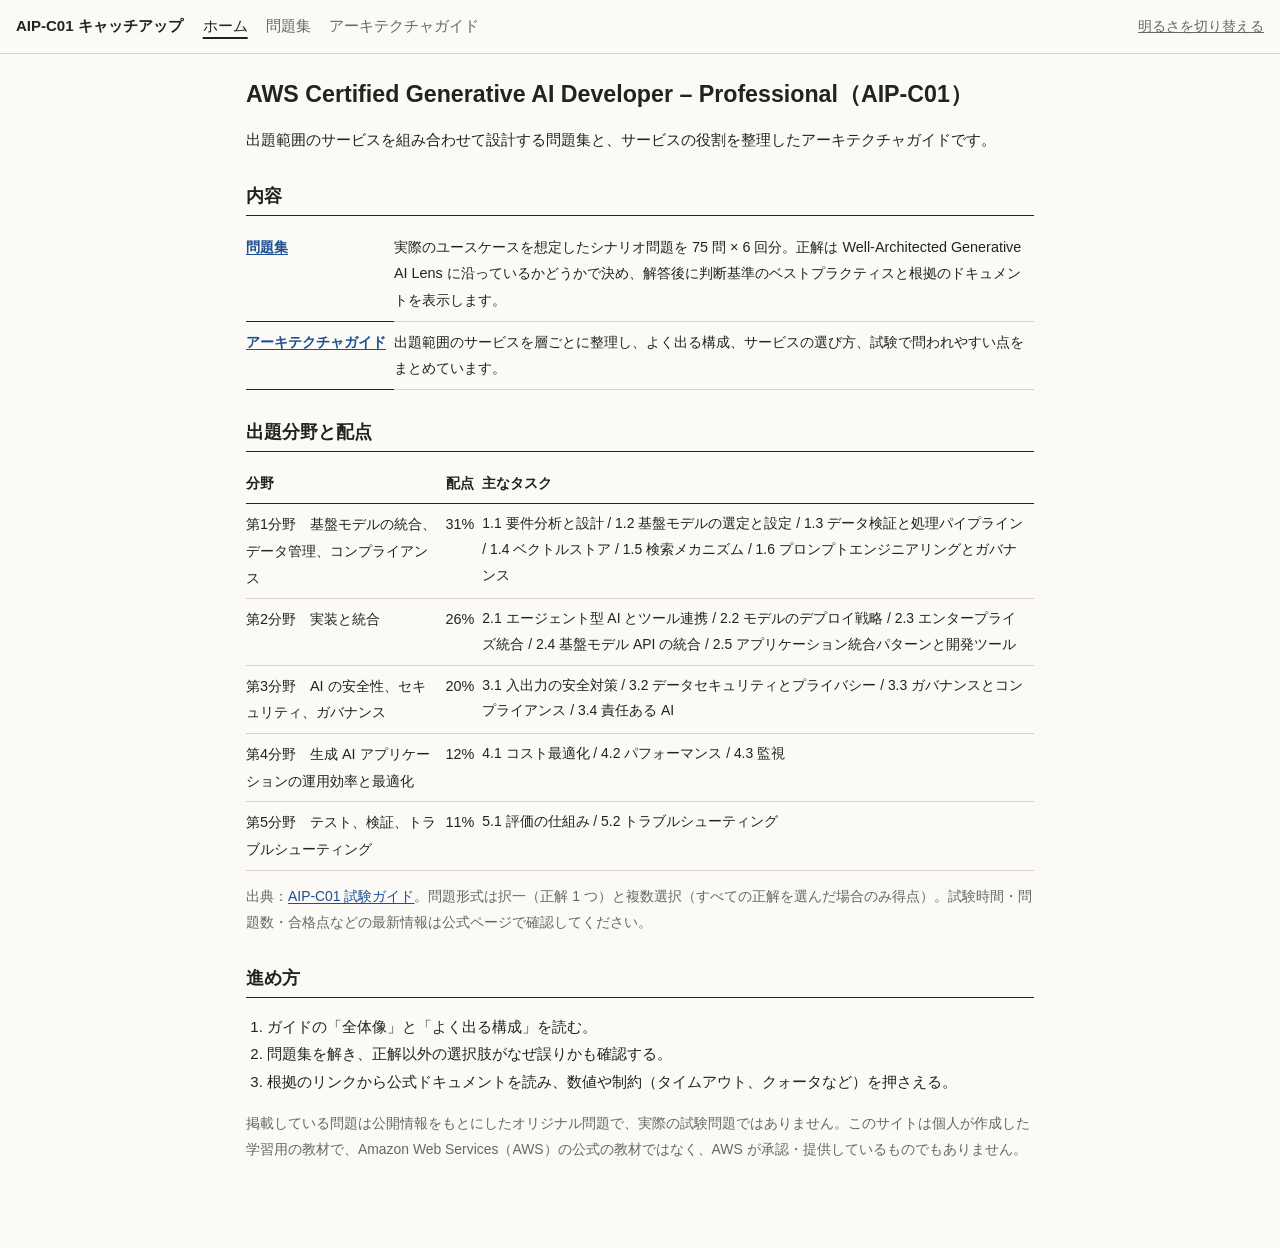
<file: index.html>
<!doctype html>
<html lang="ja">
<head>
  <meta charset="utf-8">
  <meta http-equiv="Content-Security-Policy" content="default-src 'self'; script-src 'self'; style-src 'self' 'unsafe-inline'; img-src 'self' data:; object-src 'none'; base-uri 'none'; form-action 'none'">
  <meta name="referrer" content="strict-origin-when-cross-origin">
  <meta name="viewport" content="width=device-width, initial-scale=1">
  <title>AIP-C01 キャッチアップ</title>
  <link rel="stylesheet" href="css/style.css">
  <script src="js/common.js"></script>
</head>
<body>
  <header class="topbar">
    <a href="index.html" class="brand">AIP-C01 キャッチアップ</a>
    <nav class="nav">
      <a href="index.html" class="active">ホーム</a>
      <a href="quiz.html">問題集</a>
      <a href="guide.html">アーキテクチャガイド</a>
    </nav>
    <span class="spacer"></span>
    <button id="themeBtn" class="icon-btn" type="button">明るさを切り替える</button>
  </header>

  <main class="wrap">
    <h1>AWS Certified Generative AI Developer – Professional（AIP-C01）</h1>
    <p>出題範囲のサービスを組み合わせて設計する問題集と、サービスの役割を整理したアーキテクチャガイドです。</p>

    <h2>内容</h2>
    <table>
      <tbody>
        <tr><th><a href="quiz.html">問題集</a></th><td>実際のユースケースを想定したシナリオ問題を 75 問 × 6 回分。正解は Well-Architected Generative AI Lens に沿っているかどうかで決め、解答後に判断基準のベストプラクティスと根拠のドキュメントを表示します。</td></tr>
        <tr><th><a href="guide.html">アーキテクチャガイド</a></th><td>出題範囲のサービスを層ごとに整理し、よく出る構成、サービスの選び方、試験で問われやすい点をまとめています。</td></tr>
      </tbody>
    </table>

    <h2>出題分野と配点</h2>
    <div class="table-scroll"><table>
      <thead><tr><th>分野</th><th>配点</th><th>主なタスク</th></tr></thead>
      <tbody>
        <tr><td>第1分野　基盤モデルの統合、データ管理、コンプライアンス</td><td>31%</td><td class="small">1.1 要件分析と設計 / 1.2 基盤モデルの選定と設定 / 1.3 データ検証と処理パイプライン / 1.4 ベクトルストア / 1.5 検索メカニズム / 1.6 プロンプトエンジニアリングとガバナンス</td></tr>
        <tr><td>第2分野　実装と統合</td><td>26%</td><td class="small">2.1 エージェント型 AI とツール連携 / 2.2 モデルのデプロイ戦略 / 2.3 エンタープライズ統合 / 2.4 基盤モデル API の統合 / 2.5 アプリケーション統合パターンと開発ツール</td></tr>
        <tr><td>第3分野　AI の安全性、セキュリティ、ガバナンス</td><td>20%</td><td class="small">3.1 入出力の安全対策 / 3.2 データセキュリティとプライバシー / 3.3 ガバナンスとコンプライアンス / 3.4 責任ある AI</td></tr>
        <tr><td>第4分野　生成 AI アプリケーションの運用効率と最適化</td><td>12%</td><td class="small">4.1 コスト最適化 / 4.2 パフォーマンス / 4.3 監視</td></tr>
        <tr><td>第5分野　テスト、検証、トラブルシューティング</td><td>11%</td><td class="small">5.1 評価の仕組み / 5.2 トラブルシューティング</td></tr>
      </tbody>
    </table></div>
    <p class="small muted">出典：<a href="https://docs.aws.amazon.com/ja_jp/aws-certification/latest/ai-professional-01/ai-professional-01.html" target="_blank" rel="noopener">AIP-C01 試験ガイド</a>。問題形式は択一（正解 1 つ）と複数選択（すべての正解を選んだ場合のみ得点）。試験時間・問題数・合格点などの最新情報は公式ページで確認してください。</p>

    <h2>進め方</h2>
    <ol>
      <li>ガイドの「全体像」と「よく出る構成」を読む。</li>
      <li>問題集を解き、正解以外の選択肢がなぜ誤りかも確認する。</li>
      <li>根拠のリンクから公式ドキュメントを読み、数値や制約（タイムアウト、クォータなど）を押さえる。</li>
    </ol>
    <p class="small muted">掲載している問題は公開情報をもとにしたオリジナル問題で、実際の試験問題ではありません。このサイトは個人が作成した学習用の教材で、Amazon Web Services（AWS）の公式の教材ではなく、AWS が承認・提供しているものでもありません。</p>
  </main>
</body>
</html>
</file>
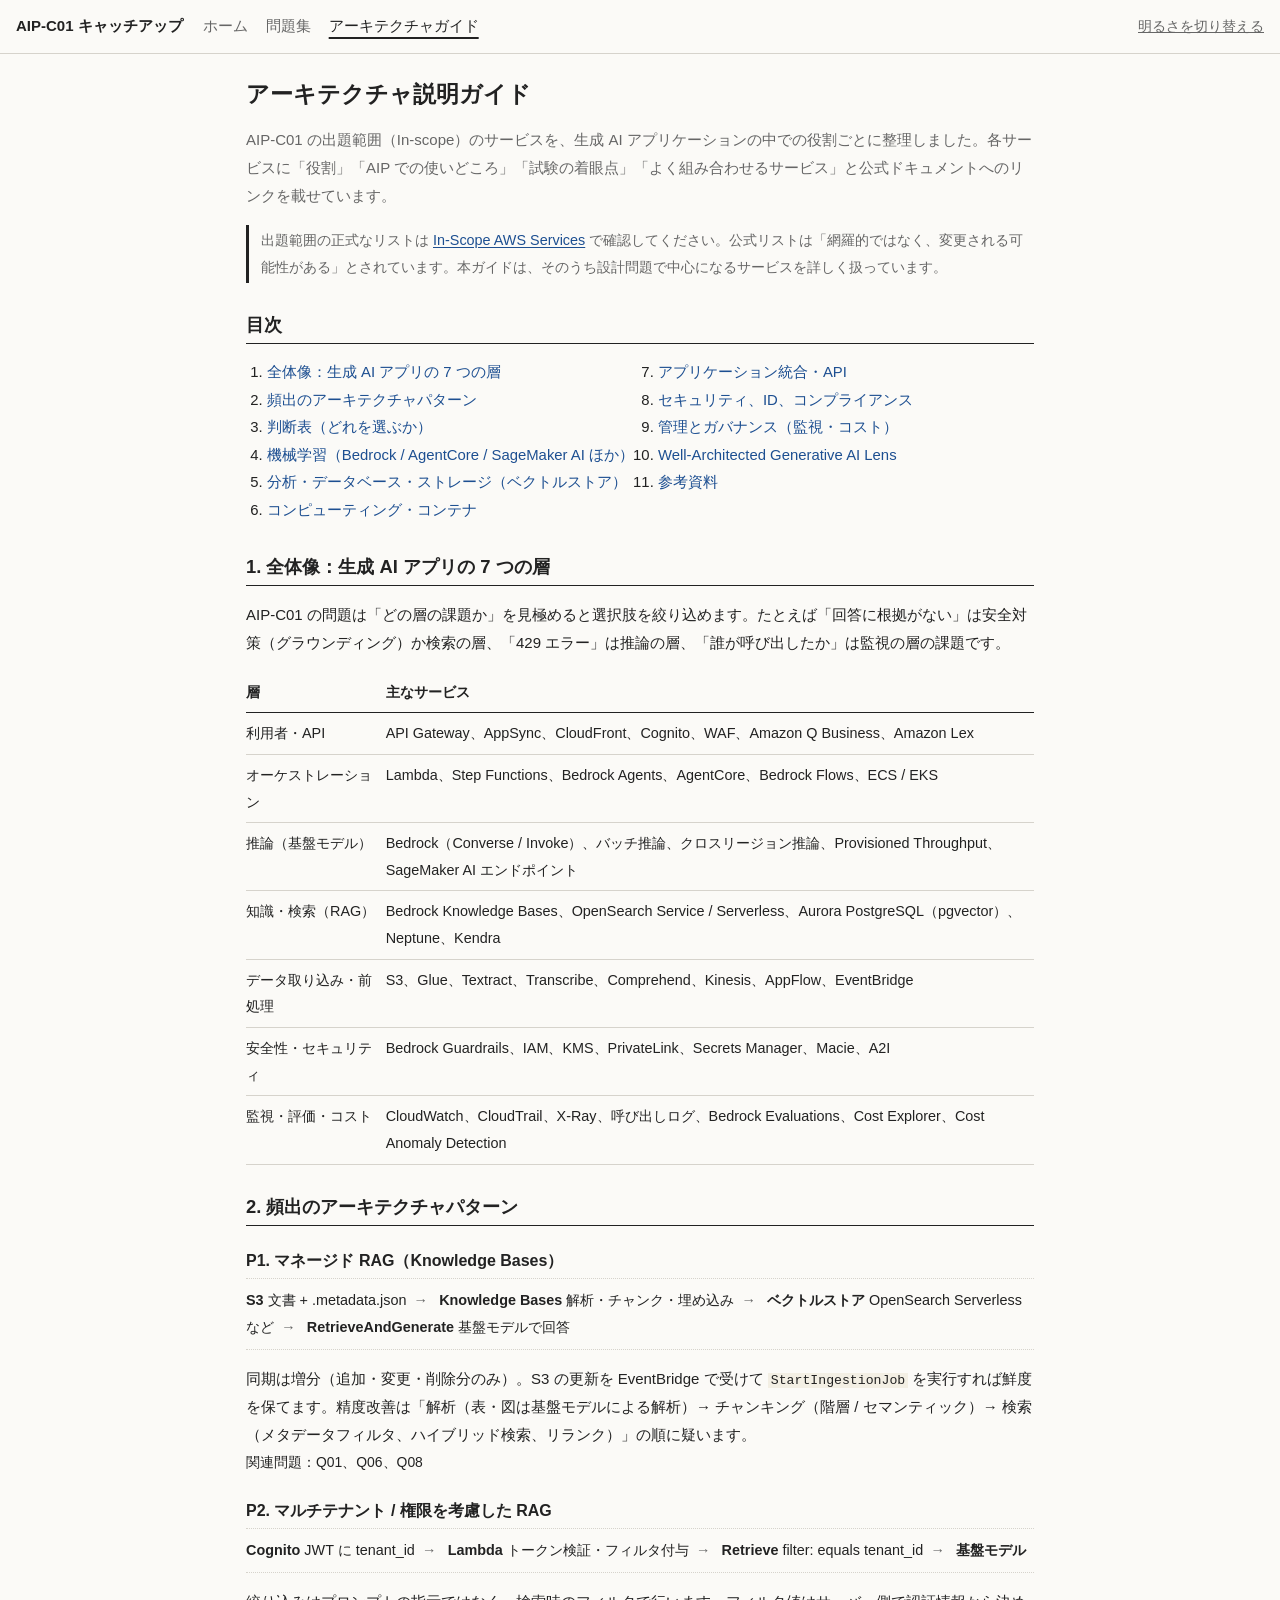
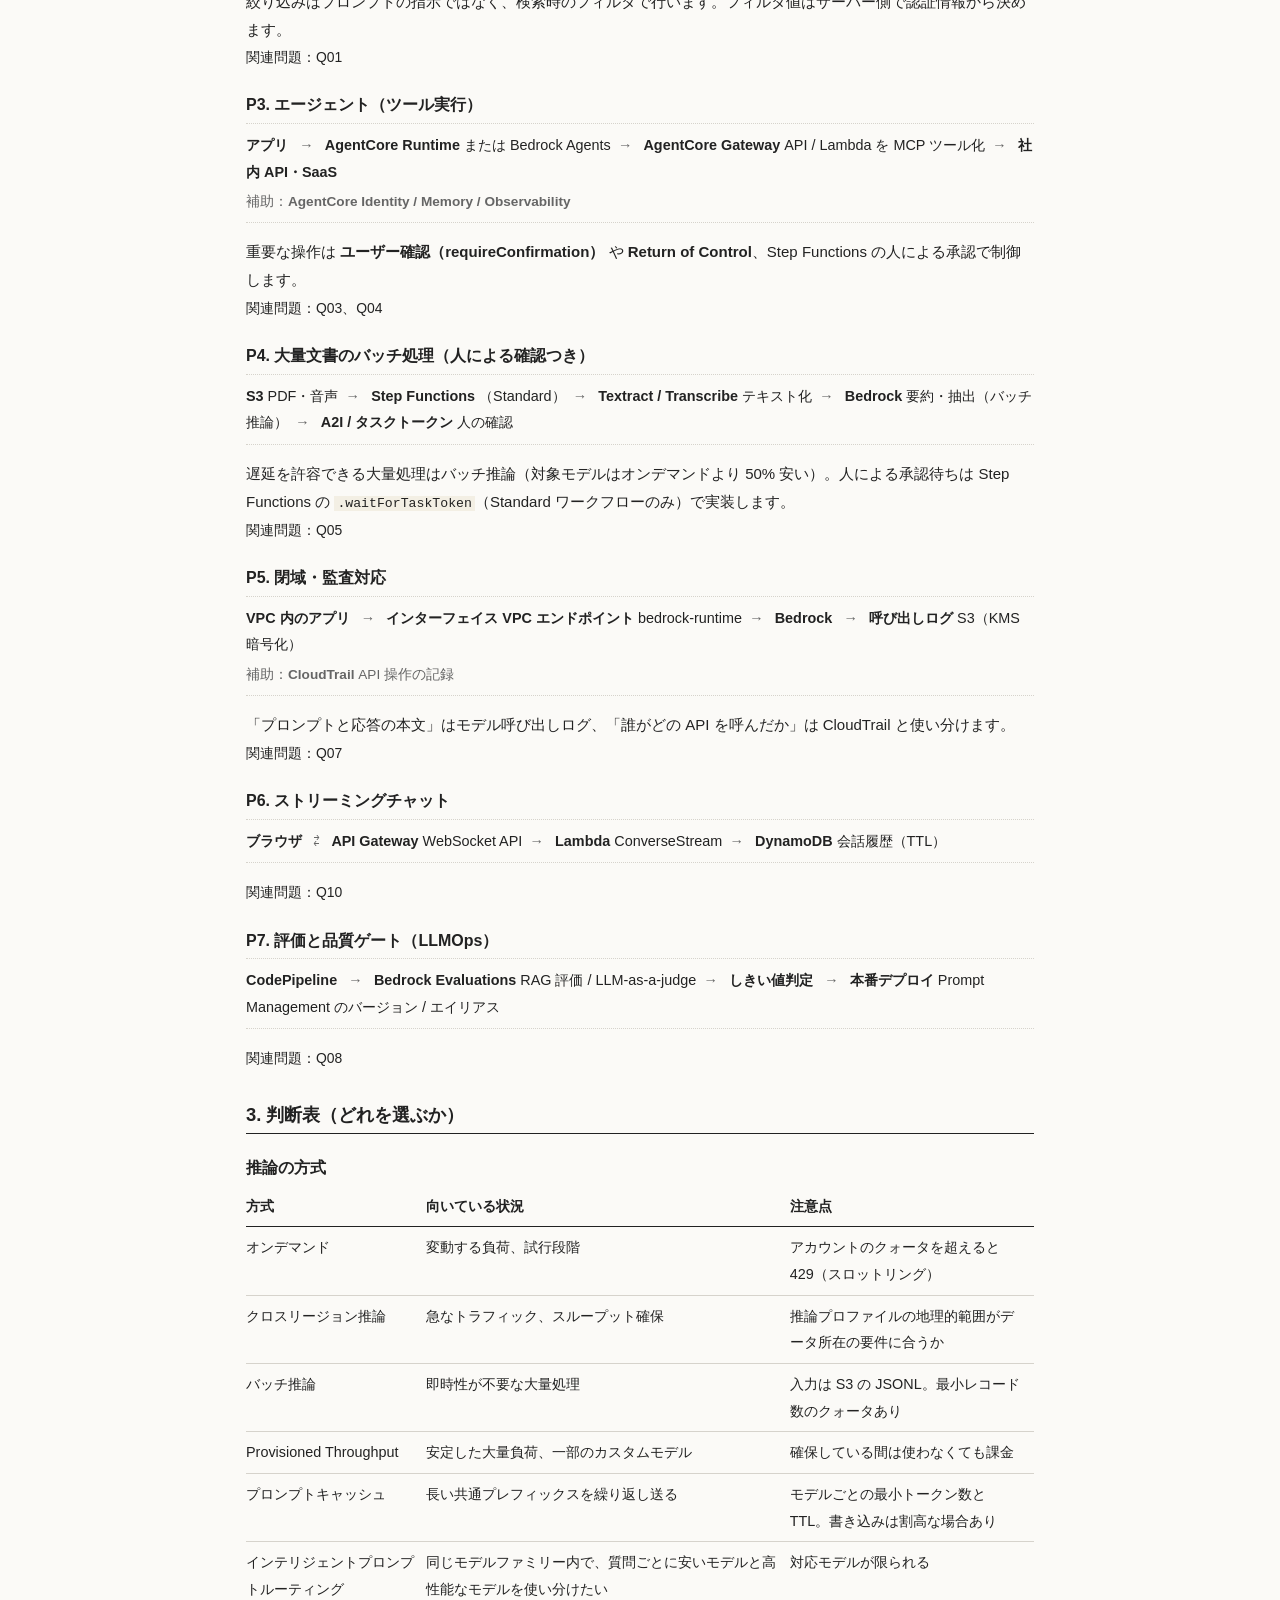
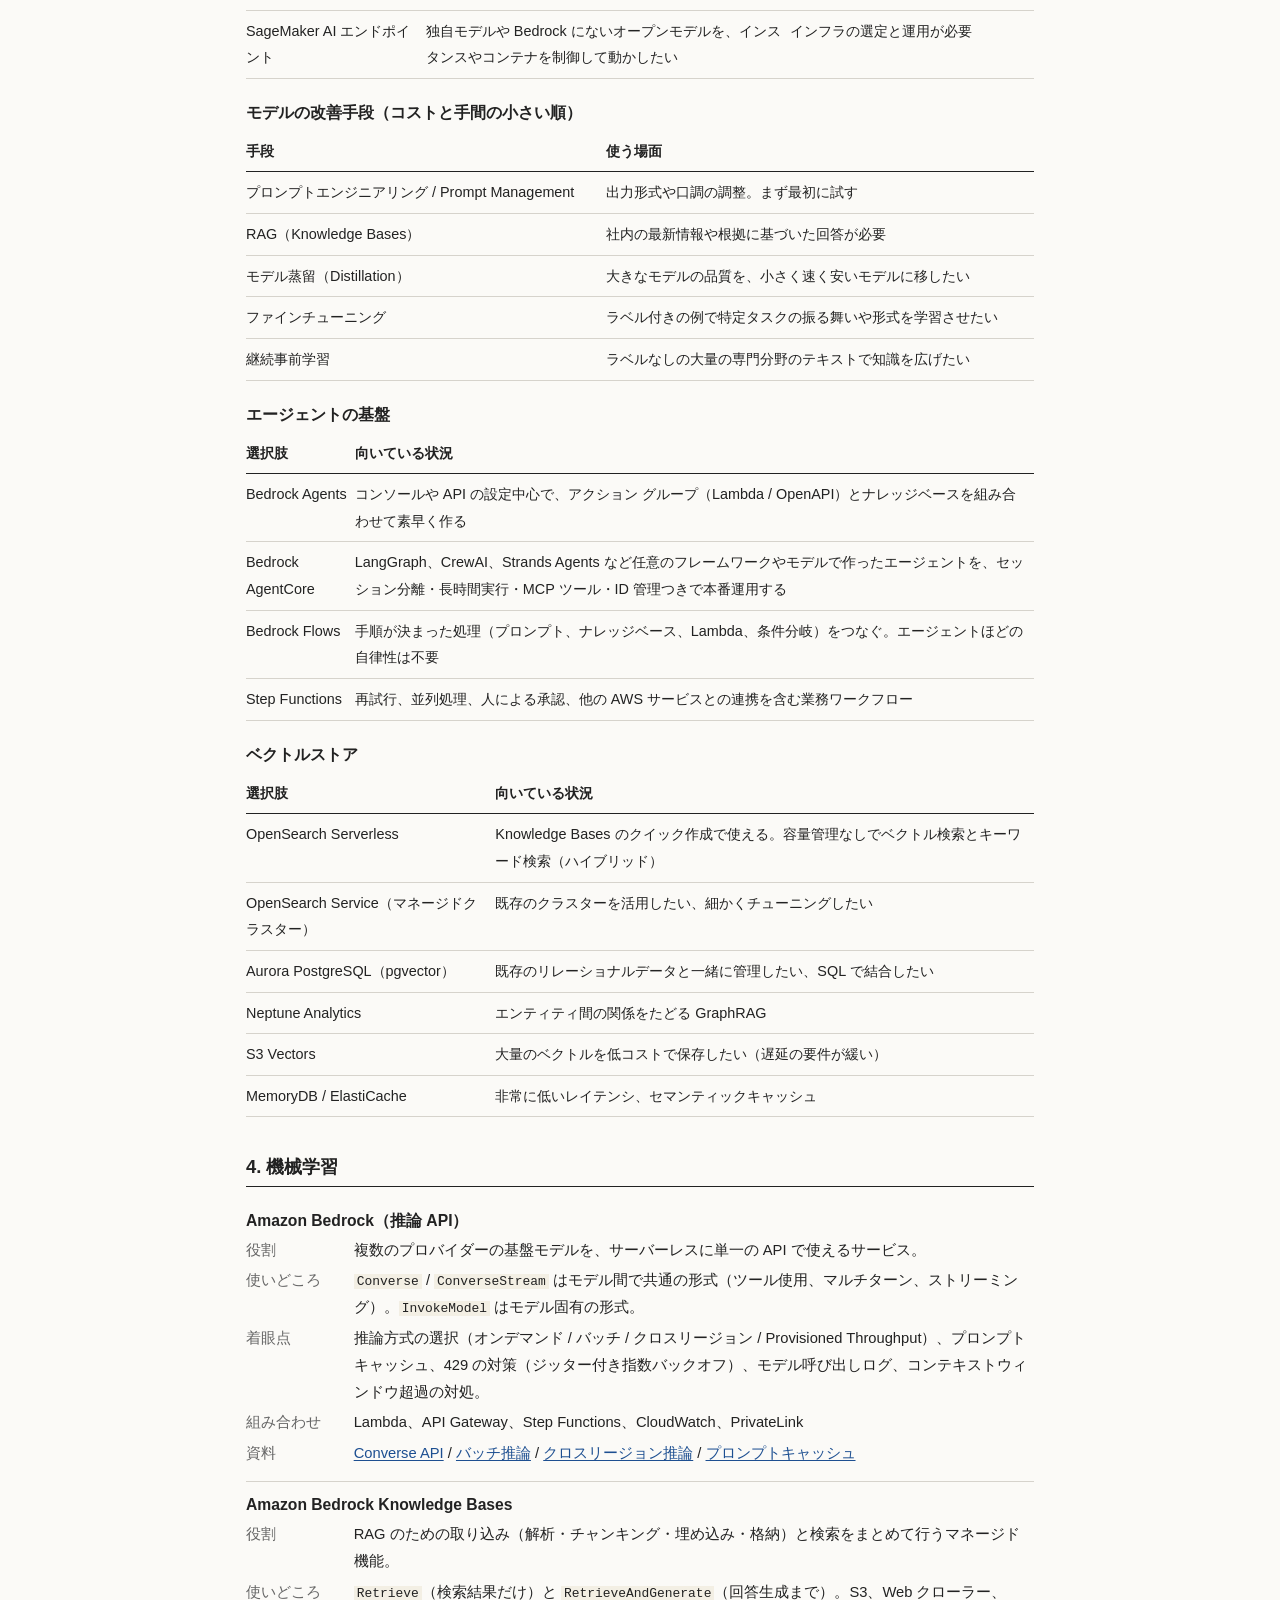
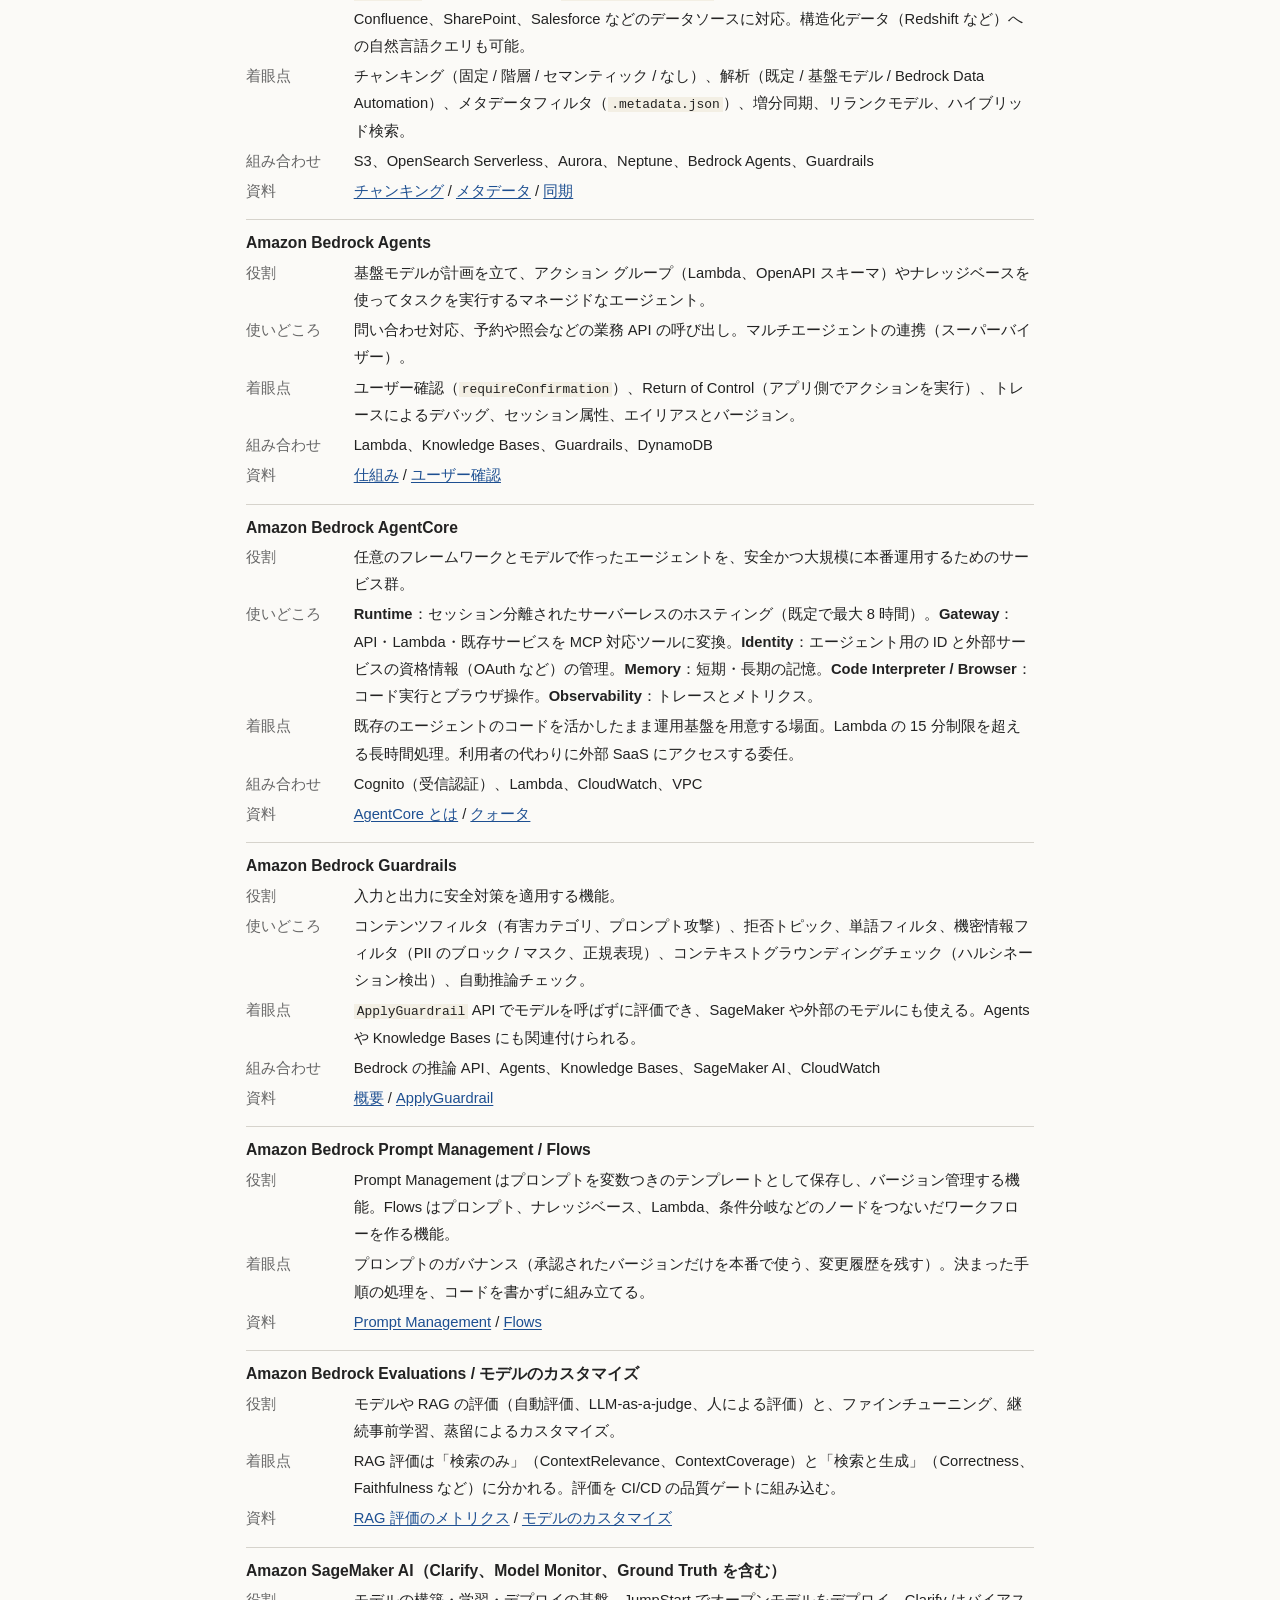
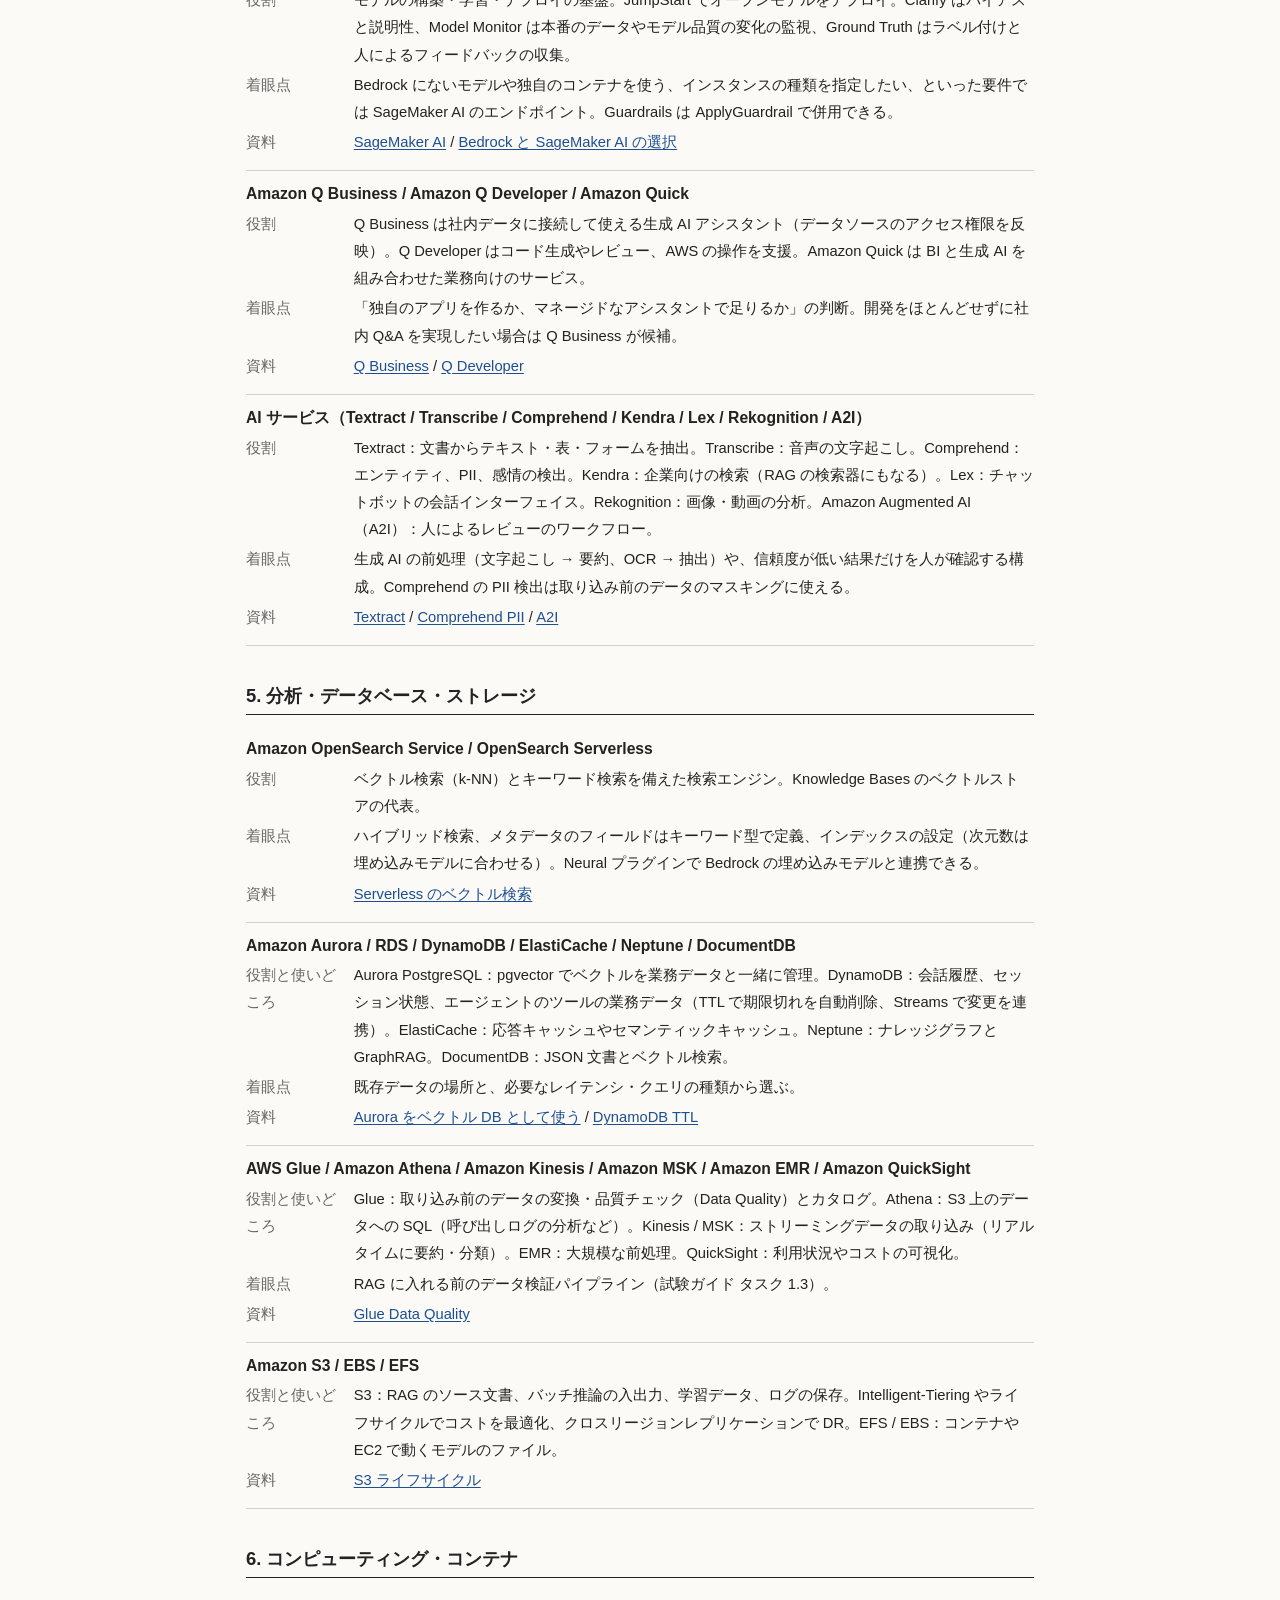
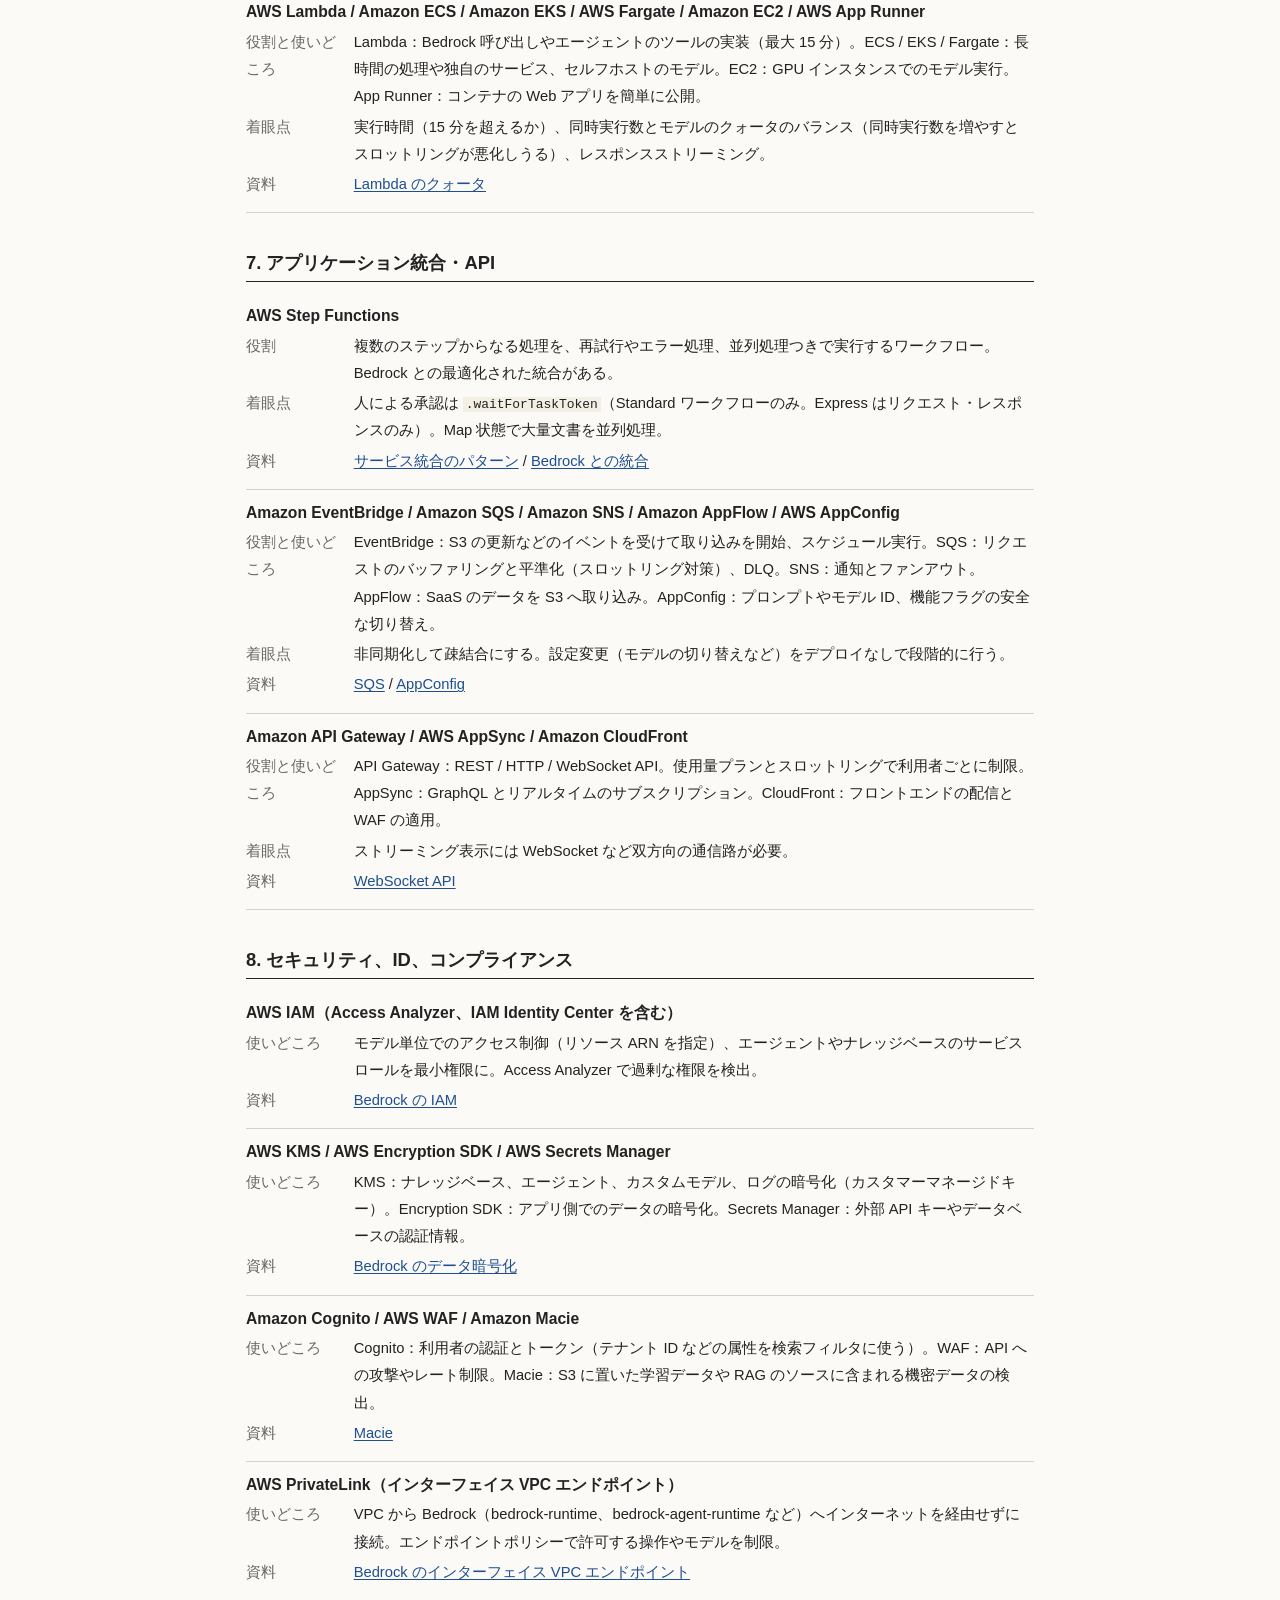
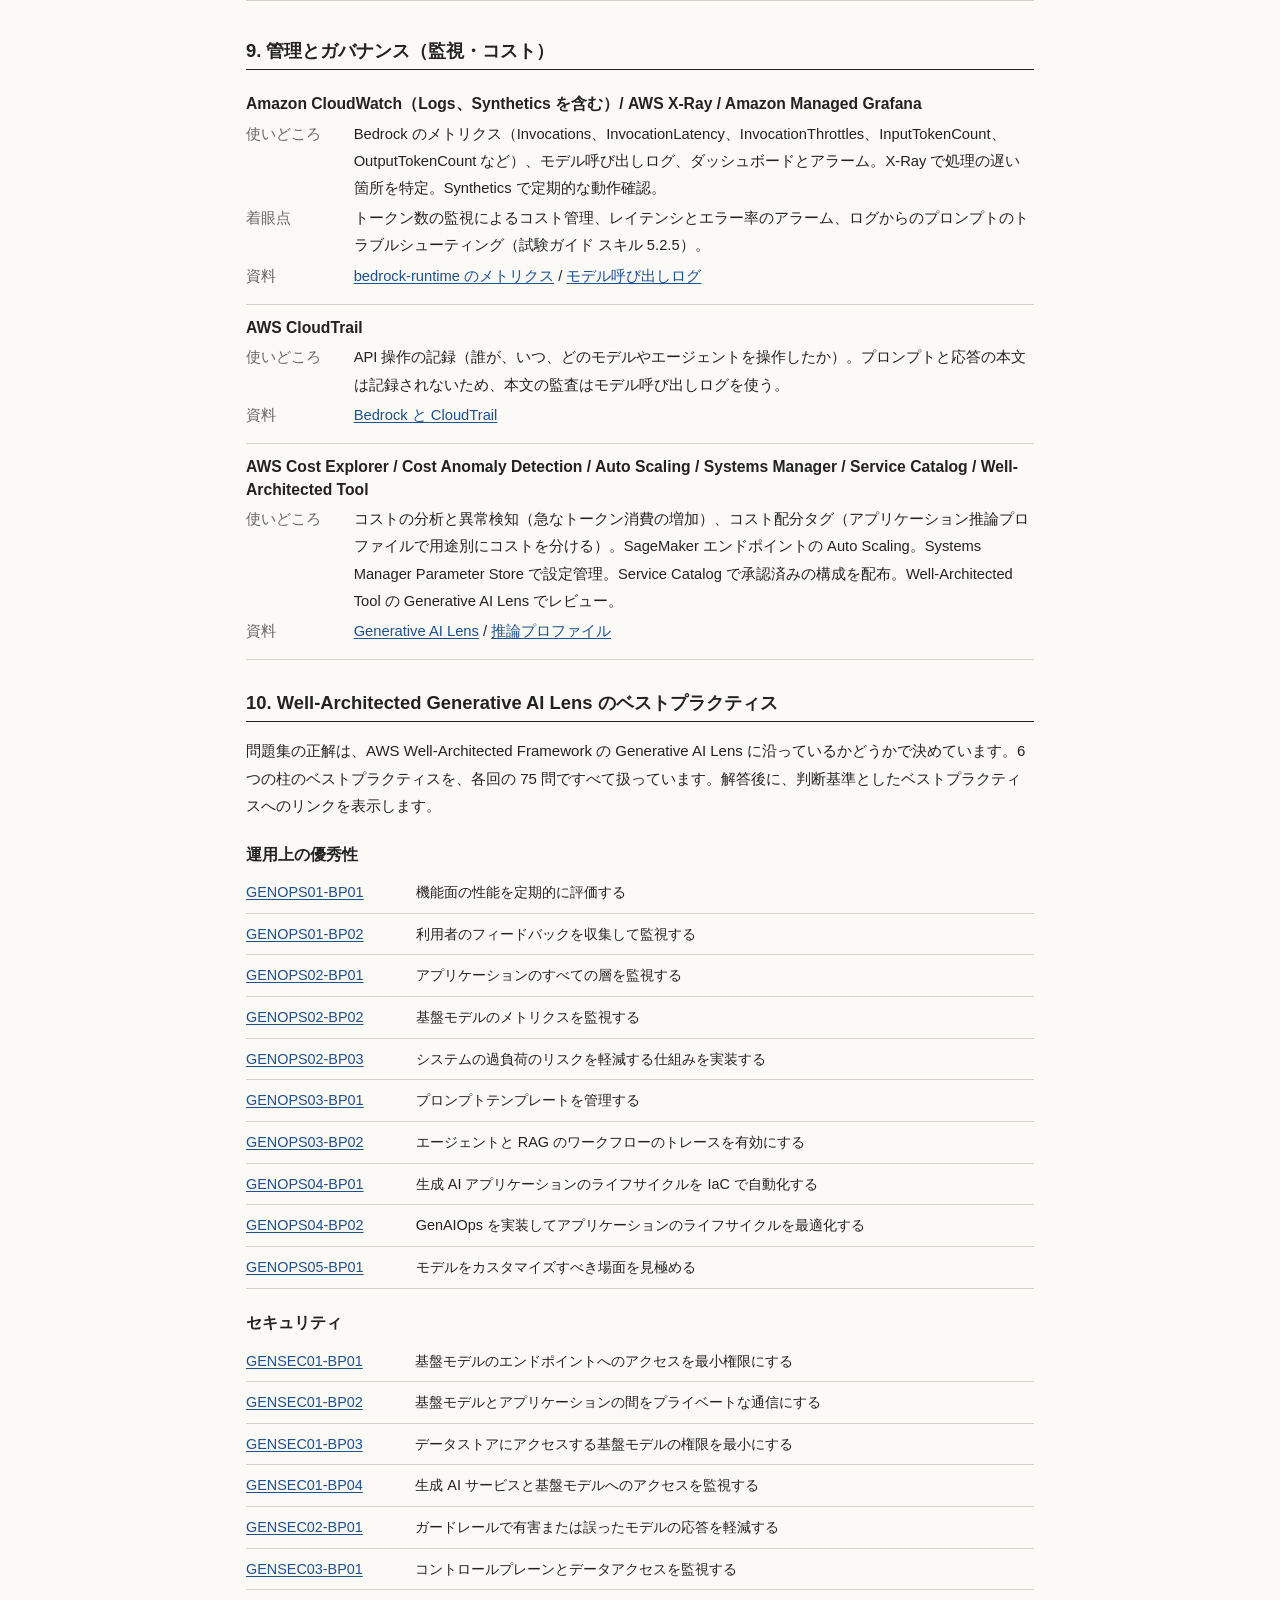
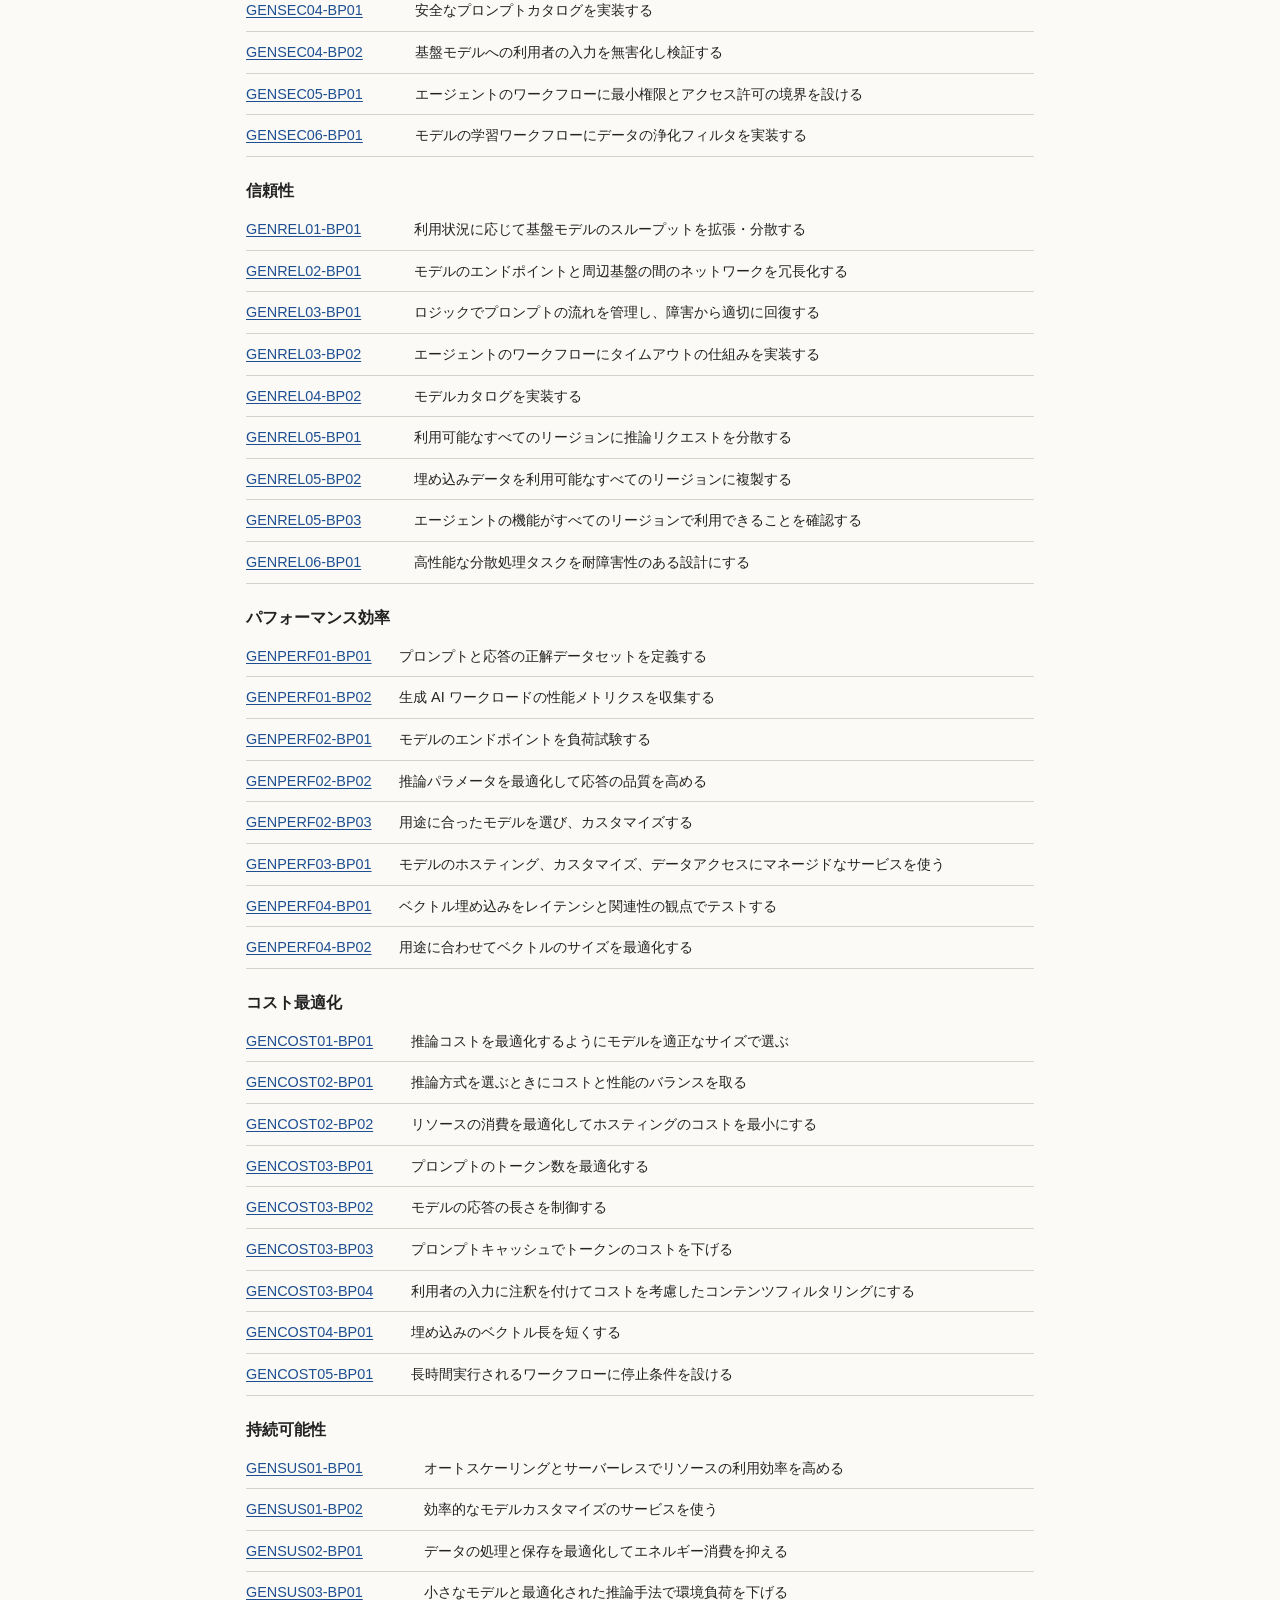
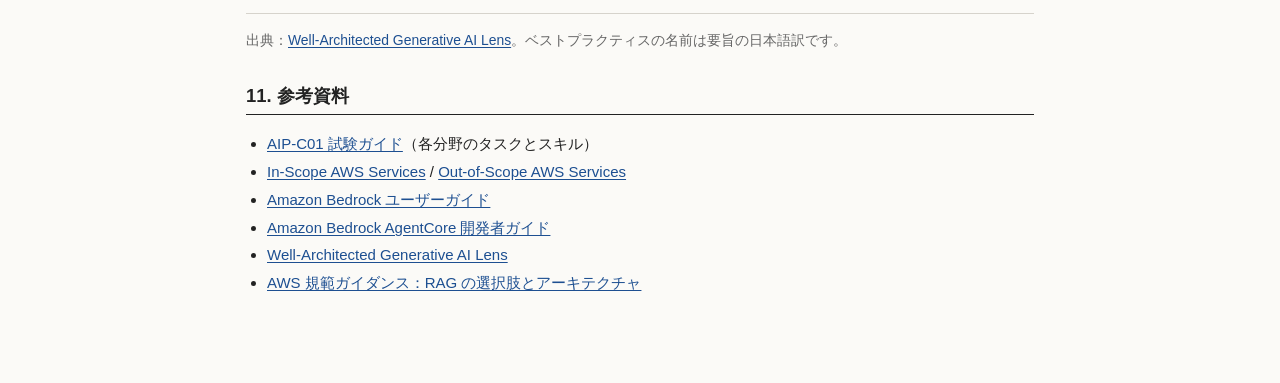
<file: guide.html>
<!doctype html>
<html lang="ja">
<head>
  <meta charset="utf-8">
  <meta http-equiv="Content-Security-Policy" content="default-src 'self'; script-src 'self'; style-src 'self' 'unsafe-inline'; img-src 'self' data:; object-src 'none'; base-uri 'none'; form-action 'none'">
  <meta name="referrer" content="strict-origin-when-cross-origin">
  <meta name="viewport" content="width=device-width, initial-scale=1">
  <title>AIP アーキテクチャガイド</title>
  <link rel="stylesheet" href="css/style.css">
  <script src="js/common.js"></script>
</head>
<body>
  <header class="topbar">
    <a href="index.html" class="brand">AIP-C01 キャッチアップ</a>
    <nav class="nav">
      <a href="index.html">ホーム</a>
      <a href="quiz.html">問題集</a>
      <a href="guide.html" class="active">アーキテクチャガイド</a>
    </nav>
    <span class="spacer"></span>
    <button id="themeBtn" class="icon-btn" type="button">明るさを切り替える</button>
  </header>

  <main class="wrap">
    <div class="hero">
      <h1>アーキテクチャ説明ガイド</h1>
      <p class="muted">AIP-C01 の出題範囲（In-scope）のサービスを、生成 AI アプリケーションの中での役割ごとに整理しました。各サービスに「役割」「AIP での使いどころ」「試験の着眼点」「よく組み合わせるサービス」と公式ドキュメントへのリンクを載せています。</p>
    </div>

    <div class="note">
      出題範囲の正式なリストは <a href="https://docs.aws.amazon.com/ja_jp/aws-certification/latest/ai-professional-01/aip-01-in-scope-services.html" target="_blank" rel="noopener">In-Scope AWS Services</a> で確認してください。公式リストは「網羅的ではなく、変更される可能性がある」とされています。本ガイドは、そのうち設計問題で中心になるサービスを詳しく扱っています。
    </div>

    <div class="card">
      <h2>目次</h2>
      <ol class="toc">
        <li><a href="#map">全体像：生成 AI アプリの 7 つの層</a></li>
        <li><a href="#patterns">頻出のアーキテクチャパターン</a></li>
        <li><a href="#decide">判断表（どれを選ぶか）</a></li>
        <li><a href="#ml">機械学習（Bedrock / AgentCore / SageMaker AI ほか）</a></li>
        <li><a href="#data">分析・データベース・ストレージ（ベクトルストア）</a></li>
        <li><a href="#compute">コンピューティング・コンテナ</a></li>
        <li><a href="#integration">アプリケーション統合・API</a></li>
        <li><a href="#security">セキュリティ、ID、コンプライアンス</a></li>
        <li><a href="#ops">管理とガバナンス（監視・コスト）</a></li>
        <li><a href="#wa">Well-Architected Generative AI Lens</a></li>
        <li><a href="#refs">参考資料</a></li>
      </ol>
    </div>

    <!-- 1. 全体像 -->
    <section id="map">
      <h2>1. 全体像：生成 AI アプリの 7 つの層</h2>
      <p>AIP-C01 の問題は「どの層の課題か」を見極めると選択肢を絞り込めます。たとえば「回答に根拠がない」は安全対策（グラウンディング）か検索の層、「429 エラー」は推論の層、「誰が呼び出したか」は監視の層の課題です。</p>
      <div class="table-scroll"><table>
        <thead><tr><th>層</th><th>主なサービス</th></tr></thead>
        <tbody>
          <tr><td>利用者・API</td><td>API Gateway、AppSync、CloudFront、Cognito、WAF、Amazon Q Business、Amazon Lex</td></tr>
          <tr><td>オーケストレーション</td><td>Lambda、Step Functions、Bedrock Agents、AgentCore、Bedrock Flows、ECS / EKS</td></tr>
          <tr><td>推論（基盤モデル）</td><td>Bedrock（Converse / Invoke）、バッチ推論、クロスリージョン推論、Provisioned Throughput、SageMaker AI エンドポイント</td></tr>
          <tr><td>知識・検索（RAG）</td><td>Bedrock Knowledge Bases、OpenSearch Service / Serverless、Aurora PostgreSQL（pgvector）、Neptune、Kendra</td></tr>
          <tr><td>データ取り込み・前処理</td><td>S3、Glue、Textract、Transcribe、Comprehend、Kinesis、AppFlow、EventBridge</td></tr>
          <tr><td>安全性・セキュリティ</td><td>Bedrock Guardrails、IAM、KMS、PrivateLink、Secrets Manager、Macie、A2I</td></tr>
          <tr><td>監視・評価・コスト</td><td>CloudWatch、CloudTrail、X-Ray、呼び出しログ、Bedrock Evaluations、Cost Explorer、Cost Anomaly Detection</td></tr>
        </tbody>
      </table></div>
    </section>

    <!-- 2. パターン -->
    <section id="patterns">
      <h2>2. 頻出のアーキテクチャパターン</h2>

      <h3>P1. マネージド RAG（Knowledge Bases）</h3>
      <div class="arch">
        <div class="node"><b>S3</b>文書 + .metadata.json</div><span class="arrow">→</span>
        <div class="node"><b>Knowledge Bases</b>解析・チャンク・埋め込み</div><span class="arrow">→</span>
        <div class="node"><b>ベクトルストア</b>OpenSearch Serverless など</div><span class="arrow">→</span>
        <div class="node"><b>RetrieveAndGenerate</b>基盤モデルで回答</div>
      </div>
      <p>同期は増分（追加・変更・削除分のみ）。S3 の更新を EventBridge で受けて <code>StartIngestionJob</code> を実行すれば鮮度を保てます。精度改善は「解析（表・図は基盤モデルによる解析）→ チャンキング（階層 / セマンティック）→ 検索（メタデータフィルタ、ハイブリッド検索、リランク）」の順に疑います。<br><span class="small">関連問題：Q01、Q06、Q08</span></p>

      <h3>P2. マルチテナント / 権限を考慮した RAG</h3>
      <div class="arch">
        <div class="node"><b>Cognito</b>JWT に tenant_id</div><span class="arrow">→</span>
        <div class="node"><b>Lambda</b>トークン検証・フィルタ付与</div><span class="arrow">→</span>
        <div class="node"><b>Retrieve</b>filter: equals tenant_id</div><span class="arrow">→</span>
        <div class="node"><b>基盤モデル</b></div>
      </div>
      <p>絞り込みはプロンプトの指示ではなく、検索時のフィルタで行います。フィルタ値はサーバー側で認証情報から決めます。<br><span class="small">関連問題：Q01</span></p>

      <h3>P3. エージェント（ツール実行）</h3>
      <div class="arch">
        <div class="node"><b>アプリ</b></div><span class="arrow">→</span>
        <div class="node"><b>AgentCore Runtime</b>または Bedrock Agents</div><span class="arrow">→</span>
        <div class="node"><b>AgentCore Gateway</b>API / Lambda を MCP ツール化</div><span class="arrow">→</span>
        <div class="node"><b>社内 API・SaaS</b></div>
        <div class="node side"><b>AgentCore Identity / Memory / Observability</b></div>
      </div>
      <p>重要な操作は <b>ユーザー確認（requireConfirmation）</b> や <b>Return of Control</b>、Step Functions の人による承認で制御します。<br><span class="small">関連問題：Q03、Q04</span></p>

      <h3>P4. 大量文書のバッチ処理（人による確認つき）</h3>
      <div class="arch">
        <div class="node"><b>S3</b>PDF・音声</div><span class="arrow">→</span>
        <div class="node"><b>Step Functions</b>（Standard）</div><span class="arrow">→</span>
        <div class="node"><b>Textract / Transcribe</b>テキスト化</div><span class="arrow">→</span>
        <div class="node"><b>Bedrock</b>要約・抽出（バッチ推論）</div><span class="arrow">→</span>
        <div class="node"><b>A2I / タスクトークン</b>人の確認</div>
      </div>
      <p>遅延を許容できる大量処理はバッチ推論（対象モデルはオンデマンドより 50% 安い）。人による承認待ちは Step Functions の <code>.waitForTaskToken</code>（Standard ワークフローのみ）で実装します。<br><span class="small">関連問題：Q05</span></p>

      <h3>P5. 閉域・監査対応</h3>
      <div class="arch">
        <div class="node"><b>VPC 内のアプリ</b></div><span class="arrow">→</span>
        <div class="node"><b>インターフェイス VPC エンドポイント</b>bedrock-runtime</div><span class="arrow">→</span>
        <div class="node"><b>Bedrock</b></div><span class="arrow">→</span>
        <div class="node"><b>呼び出しログ</b>S3（KMS 暗号化）</div>
        <div class="node side"><b>CloudTrail</b>API 操作の記録</div>
      </div>
      <p>「プロンプトと応答の本文」はモデル呼び出しログ、「誰がどの API を呼んだか」は CloudTrail と使い分けます。<br><span class="small">関連問題：Q07</span></p>

      <h3>P6. ストリーミングチャット</h3>
      <div class="arch">
        <div class="node"><b>ブラウザ</b></div><span class="arrow">⇄</span>
        <div class="node"><b>API Gateway</b>WebSocket API</div><span class="arrow">→</span>
        <div class="node"><b>Lambda</b>ConverseStream</div><span class="arrow">→</span>
        <div class="node"><b>DynamoDB</b>会話履歴（TTL）</div>
      </div>
      <p><span class="small">関連問題：Q10</span></p>

      <h3>P7. 評価と品質ゲート（LLMOps）</h3>
      <div class="arch">
        <div class="node"><b>CodePipeline</b></div><span class="arrow">→</span>
        <div class="node"><b>Bedrock Evaluations</b>RAG 評価 / LLM-as-a-judge</div><span class="arrow">→</span>
        <div class="node"><b>しきい値判定</b></div><span class="arrow">→</span>
        <div class="node"><b>本番デプロイ</b>Prompt Management のバージョン / エイリアス</div>
      </div>
      <p><span class="small">関連問題：Q08</span></p>
    </section>

    <!-- 3. 判断表 -->
    <section id="decide">
      <h2>3. 判断表（どれを選ぶか）</h2>

      <h3>推論の方式</h3>
      <div class="table-scroll"><table>
        <thead><tr><th>方式</th><th>向いている状況</th><th>注意点</th></tr></thead>
        <tbody>
          <tr><td>オンデマンド</td><td>変動する負荷、試行段階</td><td>アカウントのクォータを超えると 429（スロットリング）</td></tr>
          <tr><td>クロスリージョン推論</td><td>急なトラフィック、スループット確保</td><td>推論プロファイルの地理的範囲がデータ所在の要件に合うか</td></tr>
          <tr><td>バッチ推論</td><td>即時性が不要な大量処理</td><td>入力は S3 の JSONL。最小レコード数のクォータあり</td></tr>
          <tr><td>Provisioned Throughput</td><td>安定した大量負荷、一部のカスタムモデル</td><td>確保している間は使わなくても課金</td></tr>
          <tr><td>プロンプトキャッシュ</td><td>長い共通プレフィックスを繰り返し送る</td><td>モデルごとの最小トークン数と TTL。書き込みは割高な場合あり</td></tr>
          <tr><td>インテリジェントプロンプトルーティング</td><td>同じモデルファミリー内で、質問ごとに安いモデルと高性能なモデルを使い分けたい</td><td>対応モデルが限られる</td></tr>
          <tr><td>SageMaker AI エンドポイント</td><td>独自モデルや Bedrock にないオープンモデルを、インスタンスやコンテナを制御して動かしたい</td><td>インフラの選定と運用が必要</td></tr>
        </tbody>
      </table></div>

      <h3>モデルの改善手段（コストと手間の小さい順）</h3>
      <div class="table-scroll"><table>
        <thead><tr><th>手段</th><th>使う場面</th></tr></thead>
        <tbody>
          <tr><td>プロンプトエンジニアリング / Prompt Management</td><td>出力形式や口調の調整。まず最初に試す</td></tr>
          <tr><td>RAG（Knowledge Bases）</td><td>社内の最新情報や根拠に基づいた回答が必要</td></tr>
          <tr><td>モデル蒸留（Distillation）</td><td>大きなモデルの品質を、小さく速く安いモデルに移したい</td></tr>
          <tr><td>ファインチューニング</td><td>ラベル付きの例で特定タスクの振る舞いや形式を学習させたい</td></tr>
          <tr><td>継続事前学習</td><td>ラベルなしの大量の専門分野のテキストで知識を広げたい</td></tr>
        </tbody>
      </table></div>

      <h3>エージェントの基盤</h3>
      <div class="table-scroll"><table>
        <thead><tr><th>選択肢</th><th>向いている状況</th></tr></thead>
        <tbody>
          <tr><td>Bedrock Agents</td><td>コンソールや API の設定中心で、アクション グループ（Lambda / OpenAPI）とナレッジベースを組み合わせて素早く作る</td></tr>
          <tr><td>Bedrock AgentCore</td><td>LangGraph、CrewAI、Strands Agents など任意のフレームワークやモデルで作ったエージェントを、セッション分離・長時間実行・MCP ツール・ID 管理つきで本番運用する</td></tr>
          <tr><td>Bedrock Flows</td><td>手順が決まった処理（プロンプト、ナレッジベース、Lambda、条件分岐）をつなぐ。エージェントほどの自律性は不要</td></tr>
          <tr><td>Step Functions</td><td>再試行、並列処理、人による承認、他の AWS サービスとの連携を含む業務ワークフロー</td></tr>
        </tbody>
      </table></div>

      <h3>ベクトルストア</h3>
      <div class="table-scroll"><table>
        <thead><tr><th>選択肢</th><th>向いている状況</th></tr></thead>
        <tbody>
          <tr><td>OpenSearch Serverless</td><td>Knowledge Bases のクイック作成で使える。容量管理なしでベクトル検索とキーワード検索（ハイブリッド）</td></tr>
          <tr><td>OpenSearch Service（マネージドクラスター）</td><td>既存のクラスターを活用したい、細かくチューニングしたい</td></tr>
          <tr><td>Aurora PostgreSQL（pgvector）</td><td>既存のリレーショナルデータと一緒に管理したい、SQL で結合したい</td></tr>
          <tr><td>Neptune Analytics</td><td>エンティティ間の関係をたどる GraphRAG</td></tr>
          <tr><td>S3 Vectors</td><td>大量のベクトルを低コストで保存したい（遅延の要件が緩い）</td></tr>
          <tr><td>MemoryDB / ElastiCache</td><td>非常に低いレイテンシ、セマンティックキャッシュ</td></tr>
        </tbody>
      </table></div>
    </section>

    <!-- 4. 機械学習 -->
    <section id="ml" class="cat">
      <h3>4. 機械学習</h3>

      <div class="svc" id="svc-bedrock"><h4>Amazon Bedrock（推論 API）</h4><dl>
        <dt>役割</dt><dd>複数のプロバイダーの基盤モデルを、サーバーレスに単一の API で使えるサービス。</dd>
        <dt>使いどころ</dt><dd><code>Converse</code> / <code>ConverseStream</code> はモデル間で共通の形式（ツール使用、マルチターン、ストリーミング）。<code>InvokeModel</code> はモデル固有の形式。</dd>
        <dt>着眼点</dt><dd>推論方式の選択（オンデマンド / バッチ / クロスリージョン / Provisioned Throughput）、プロンプトキャッシュ、429 の対策（ジッター付き指数バックオフ）、モデル呼び出しログ、コンテキストウィンドウ超過の対処。</dd>
        <dt>組み合わせ</dt><dd>Lambda、API Gateway、Step Functions、CloudWatch、PrivateLink</dd>
        <dt>資料</dt><dd><a href="https://docs.aws.amazon.com/ja_jp/bedrock/latest/userguide/conversation-inference.html" target="_blank" rel="noopener">Converse API</a> / <a href="https://docs.aws.amazon.com/ja_jp/bedrock/latest/userguide/batch-inference.html" target="_blank" rel="noopener">バッチ推論</a> / <a href="https://docs.aws.amazon.com/ja_jp/bedrock/latest/userguide/cross-region-inference.html" target="_blank" rel="noopener">クロスリージョン推論</a> / <a href="https://docs.aws.amazon.com/ja_jp/bedrock/latest/userguide/prompt-caching.html" target="_blank" rel="noopener">プロンプトキャッシュ</a></dd>
      </dl></div>

      <div class="svc" id="svc-kb"><h4>Amazon Bedrock Knowledge Bases</h4><dl>
        <dt>役割</dt><dd>RAG のための取り込み（解析・チャンキング・埋め込み・格納）と検索をまとめて行うマネージド機能。</dd>
        <dt>使いどころ</dt><dd><code>Retrieve</code>（検索結果だけ）と <code>RetrieveAndGenerate</code>（回答生成まで）。S3、Web クローラー、Confluence、SharePoint、Salesforce などのデータソースに対応。構造化データ（Redshift など）への自然言語クエリも可能。</dd>
        <dt>着眼点</dt><dd>チャンキング（固定 / 階層 / セマンティック / なし）、解析（既定 / 基盤モデル / Bedrock Data Automation）、メタデータフィルタ（<code>.metadata.json</code>）、増分同期、リランクモデル、ハイブリッド検索。</dd>
        <dt>組み合わせ</dt><dd>S3、OpenSearch Serverless、Aurora、Neptune、Bedrock Agents、Guardrails</dd>
        <dt>資料</dt><dd><a href="https://docs.aws.amazon.com/ja_jp/bedrock/latest/userguide/kb-chunking.html" target="_blank" rel="noopener">チャンキング</a> / <a href="https://docs.aws.amazon.com/ja_jp/bedrock/latest/userguide/kb-metadata.html" target="_blank" rel="noopener">メタデータ</a> / <a href="https://docs.aws.amazon.com/ja_jp/bedrock/latest/userguide/kb-data-source-sync-ingest.html" target="_blank" rel="noopener">同期</a></dd>
      </dl></div>

      <div class="svc" id="svc-agents"><h4>Amazon Bedrock Agents</h4><dl>
        <dt>役割</dt><dd>基盤モデルが計画を立て、アクション グループ（Lambda、OpenAPI スキーマ）やナレッジベースを使ってタスクを実行するマネージドなエージェント。</dd>
        <dt>使いどころ</dt><dd>問い合わせ対応、予約や照会などの業務 API の呼び出し。マルチエージェントの連携（スーパーバイザー）。</dd>
        <dt>着眼点</dt><dd>ユーザー確認（<code>requireConfirmation</code>）、Return of Control（アプリ側でアクションを実行）、トレースによるデバッグ、セッション属性、エイリアスとバージョン。</dd>
        <dt>組み合わせ</dt><dd>Lambda、Knowledge Bases、Guardrails、DynamoDB</dd>
        <dt>資料</dt><dd><a href="https://docs.aws.amazon.com/ja_jp/bedrock/latest/userguide/agents-how.html" target="_blank" rel="noopener">仕組み</a> / <a href="https://docs.aws.amazon.com/ja_jp/bedrock/latest/userguide/agents-userconfirmation.html" target="_blank" rel="noopener">ユーザー確認</a></dd>
      </dl></div>

      <div class="svc" id="svc-agentcore"><h4>Amazon Bedrock AgentCore</h4><dl>
        <dt>役割</dt><dd>任意のフレームワークとモデルで作ったエージェントを、安全かつ大規模に本番運用するためのサービス群。</dd>
        <dt>使いどころ</dt><dd><b>Runtime</b>：セッション分離されたサーバーレスのホスティング（既定で最大 8 時間）。<b>Gateway</b>：API・Lambda・既存サービスを MCP 対応ツールに変換。<b>Identity</b>：エージェント用の ID と外部サービスの資格情報（OAuth など）の管理。<b>Memory</b>：短期・長期の記憶。<b>Code Interpreter / Browser</b>：コード実行とブラウザ操作。<b>Observability</b>：トレースとメトリクス。</dd>
        <dt>着眼点</dt><dd>既存のエージェントのコードを活かしたまま運用基盤を用意する場面。Lambda の 15 分制限を超える長時間処理。利用者の代わりに外部 SaaS にアクセスする委任。</dd>
        <dt>組み合わせ</dt><dd>Cognito（受信認証）、Lambda、CloudWatch、VPC</dd>
        <dt>資料</dt><dd><a href="https://docs.aws.amazon.com/ja_jp/bedrock-agentcore/latest/devguide/what-is-bedrock-agentcore.html" target="_blank" rel="noopener">AgentCore とは</a> / <a href="https://docs.aws.amazon.com/ja_jp/bedrock-agentcore/latest/devguide/bedrock-agentcore-limits.html" target="_blank" rel="noopener">クォータ</a></dd>
      </dl></div>

      <div class="svc" id="svc-guardrails"><h4>Amazon Bedrock Guardrails</h4><dl>
        <dt>役割</dt><dd>入力と出力に安全対策を適用する機能。</dd>
        <dt>使いどころ</dt><dd>コンテンツフィルタ（有害カテゴリ、プロンプト攻撃）、拒否トピック、単語フィルタ、機密情報フィルタ（PII のブロック / マスク、正規表現）、コンテキストグラウンディングチェック（ハルシネーション検出）、自動推論チェック。</dd>
        <dt>着眼点</dt><dd><code>ApplyGuardrail</code> API でモデルを呼ばずに評価でき、SageMaker や外部のモデルにも使える。Agents や Knowledge Bases にも関連付けられる。</dd>
        <dt>組み合わせ</dt><dd>Bedrock の推論 API、Agents、Knowledge Bases、SageMaker AI、CloudWatch</dd>
        <dt>資料</dt><dd><a href="https://docs.aws.amazon.com/ja_jp/bedrock/latest/userguide/guardrails.html" target="_blank" rel="noopener">概要</a> / <a href="https://docs.aws.amazon.com/ja_jp/bedrock/latest/userguide/guardrails-use-independent-api.html" target="_blank" rel="noopener">ApplyGuardrail</a></dd>
      </dl></div>

      <div class="svc"><h4>Amazon Bedrock Prompt Management / Flows</h4><dl>
        <dt>役割</dt><dd>Prompt Management はプロンプトを変数つきのテンプレートとして保存し、バージョン管理する機能。Flows はプロンプト、ナレッジベース、Lambda、条件分岐などのノードをつないだワークフローを作る機能。</dd>
        <dt>着眼点</dt><dd>プロンプトのガバナンス（承認されたバージョンだけを本番で使う、変更履歴を残す）。決まった手順の処理を、コードを書かずに組み立てる。</dd>
        <dt>資料</dt><dd><a href="https://docs.aws.amazon.com/ja_jp/bedrock/latest/userguide/prompt-management.html" target="_blank" rel="noopener">Prompt Management</a> / <a href="https://docs.aws.amazon.com/ja_jp/bedrock/latest/userguide/flows.html" target="_blank" rel="noopener">Flows</a></dd>
      </dl></div>

      <div class="svc" id="svc-eval"><h4>Amazon Bedrock Evaluations / モデルのカスタマイズ</h4><dl>
        <dt>役割</dt><dd>モデルや RAG の評価（自動評価、LLM-as-a-judge、人による評価）と、ファインチューニング、継続事前学習、蒸留によるカスタマイズ。</dd>
        <dt>着眼点</dt><dd>RAG 評価は「検索のみ」（ContextRelevance、ContextCoverage）と「検索と生成」（Correctness、Faithfulness など）に分かれる。評価を CI/CD の品質ゲートに組み込む。</dd>
        <dt>資料</dt><dd><a href="https://docs.aws.amazon.com/ja_jp/bedrock/latest/userguide/knowledge-base-evaluation-metrics.html" target="_blank" rel="noopener">RAG 評価のメトリクス</a> / <a href="https://docs.aws.amazon.com/ja_jp/bedrock/latest/userguide/custom-models.html" target="_blank" rel="noopener">モデルのカスタマイズ</a></dd>
      </dl></div>

      <div class="svc"><h4>Amazon SageMaker AI（Clarify、Model Monitor、Ground Truth を含む）</h4><dl>
        <dt>役割</dt><dd>モデルの構築・学習・デプロイの基盤。JumpStart でオープンモデルをデプロイ。Clarify はバイアスと説明性、Model Monitor は本番のデータやモデル品質の変化の監視、Ground Truth はラベル付けと人によるフィードバックの収集。</dd>
        <dt>着眼点</dt><dd>Bedrock にないモデルや独自のコンテナを使う、インスタンスの種類を指定したい、といった要件では SageMaker AI のエンドポイント。Guardrails は ApplyGuardrail で併用できる。</dd>
        <dt>資料</dt><dd><a href="https://docs.aws.amazon.com/ja_jp/sagemaker/latest/dg/whatis.html" target="_blank" rel="noopener">SageMaker AI</a> / <a href="https://docs.aws.amazon.com/ja_jp/decision-guides/latest/decision-guides/bedrock-or-sagemaker.html" target="_blank" rel="noopener">Bedrock と SageMaker AI の選択</a></dd>
      </dl></div>

      <div class="svc"><h4>Amazon Q Business / Amazon Q Developer / Amazon Quick</h4><dl>
        <dt>役割</dt><dd>Q Business は社内データに接続して使える生成 AI アシスタント（データソースのアクセス権限を反映）。Q Developer はコード生成やレビュー、AWS の操作を支援。Amazon Quick は BI と生成 AI を組み合わせた業務向けのサービス。</dd>
        <dt>着眼点</dt><dd>「独自のアプリを作るか、マネージドなアシスタントで足りるか」の判断。開発をほとんどせずに社内 Q&A を実現したい場合は Q Business が候補。</dd>
        <dt>資料</dt><dd><a href="https://docs.aws.amazon.com/ja_jp/amazonq/latest/qbusiness-ug/what-is.html" target="_blank" rel="noopener">Q Business</a> / <a href="https://docs.aws.amazon.com/ja_jp/amazonq/latest/qdeveloper-ug/what-is.html" target="_blank" rel="noopener">Q Developer</a></dd>
      </dl></div>

      <div class="svc"><h4>AI サービス（Textract / Transcribe / Comprehend / Kendra / Lex / Rekognition / A2I）</h4><dl>
        <dt>役割</dt><dd>Textract：文書からテキスト・表・フォームを抽出。Transcribe：音声の文字起こし。Comprehend：エンティティ、PII、感情の検出。Kendra：企業向けの検索（RAG の検索器にもなる）。Lex：チャットボットの会話インターフェイス。Rekognition：画像・動画の分析。Amazon Augmented AI（A2I）：人によるレビューのワークフロー。</dd>
        <dt>着眼点</dt><dd>生成 AI の前処理（文字起こし → 要約、OCR → 抽出）や、信頼度が低い結果だけを人が確認する構成。Comprehend の PII 検出は取り込み前のデータのマスキングに使える。</dd>
        <dt>資料</dt><dd><a href="https://docs.aws.amazon.com/ja_jp/textract/latest/dg/what-is.html" target="_blank" rel="noopener">Textract</a> / <a href="https://docs.aws.amazon.com/ja_jp/comprehend/latest/dg/how-pii.html" target="_blank" rel="noopener">Comprehend PII</a> / <a href="https://docs.aws.amazon.com/ja_jp/sagemaker/latest/dg/a2i-use-augmented-ai-a2i-human-review-loops.html" target="_blank" rel="noopener">A2I</a></dd>
      </dl></div>
    </section>

    <!-- 5. データ -->
    <section id="data" class="cat">
      <h3>5. 分析・データベース・ストレージ</h3>

      <div class="svc"><h4>Amazon OpenSearch Service / OpenSearch Serverless</h4><dl>
        <dt>役割</dt><dd>ベクトル検索（k-NN）とキーワード検索を備えた検索エンジン。Knowledge Bases のベクトルストアの代表。</dd>
        <dt>着眼点</dt><dd>ハイブリッド検索、メタデータのフィールドはキーワード型で定義、インデックスの設定（次元数は埋め込みモデルに合わせる）。Neural プラグインで Bedrock の埋め込みモデルと連携できる。</dd>
        <dt>資料</dt><dd><a href="https://docs.aws.amazon.com/ja_jp/opensearch-service/latest/developerguide/serverless-vector-search.html" target="_blank" rel="noopener">Serverless のベクトル検索</a></dd>
      </dl></div>

      <div class="svc"><h4>Amazon Aurora / RDS / DynamoDB / ElastiCache / Neptune / DocumentDB</h4><dl>
        <dt>役割と使いどころ</dt><dd>Aurora PostgreSQL：pgvector でベクトルを業務データと一緒に管理。DynamoDB：会話履歴、セッション状態、エージェントのツールの業務データ（TTL で期限切れを自動削除、Streams で変更を連携）。ElastiCache：応答キャッシュやセマンティックキャッシュ。Neptune：ナレッジグラフと GraphRAG。DocumentDB：JSON 文書とベクトル検索。</dd>
        <dt>着眼点</dt><dd>既存データの場所と、必要なレイテンシ・クエリの種類から選ぶ。</dd>
        <dt>資料</dt><dd><a href="https://docs.aws.amazon.com/ja_jp/AmazonRDS/latest/AuroraUserGuide/AuroraPostgreSQL.VectorDB.html" target="_blank" rel="noopener">Aurora をベクトル DB として使う</a> / <a href="https://docs.aws.amazon.com/ja_jp/amazondynamodb/latest/developerguide/TTL.html" target="_blank" rel="noopener">DynamoDB TTL</a></dd>
      </dl></div>

      <div class="svc"><h4>AWS Glue / Amazon Athena / Amazon Kinesis / Amazon MSK / Amazon EMR / Amazon QuickSight</h4><dl>
        <dt>役割と使いどころ</dt><dd>Glue：取り込み前のデータの変換・品質チェック（Data Quality）とカタログ。Athena：S3 上のデータへの SQL（呼び出しログの分析など）。Kinesis / MSK：ストリーミングデータの取り込み（リアルタイムに要約・分類）。EMR：大規模な前処理。QuickSight：利用状況やコストの可視化。</dd>
        <dt>着眼点</dt><dd>RAG に入れる前のデータ検証パイプライン（試験ガイド タスク 1.3）。</dd>
        <dt>資料</dt><dd><a href="https://docs.aws.amazon.com/ja_jp/glue/latest/dg/glue-data-quality.html" target="_blank" rel="noopener">Glue Data Quality</a></dd>
      </dl></div>

      <div class="svc"><h4>Amazon S3 / EBS / EFS</h4><dl>
        <dt>役割と使いどころ</dt><dd>S3：RAG のソース文書、バッチ推論の入出力、学習データ、ログの保存。Intelligent-Tiering やライフサイクルでコストを最適化、クロスリージョンレプリケーションで DR。EFS / EBS：コンテナや EC2 で動くモデルのファイル。</dd>
        <dt>資料</dt><dd><a href="https://docs.aws.amazon.com/ja_jp/AmazonS3/latest/userguide/object-lifecycle-mgmt.html" target="_blank" rel="noopener">S3 ライフサイクル</a></dd>
      </dl></div>
    </section>

    <!-- 6. コンピューティング -->
    <section id="compute" class="cat">
      <h3>6. コンピューティング・コンテナ</h3>
      <div class="svc"><h4>AWS Lambda / Amazon ECS / Amazon EKS / AWS Fargate / Amazon EC2 / AWS App Runner</h4><dl>
        <dt>役割と使いどころ</dt><dd>Lambda：Bedrock 呼び出しやエージェントのツールの実装（最大 15 分）。ECS / EKS / Fargate：長時間の処理や独自のサービス、セルフホストのモデル。EC2：GPU インスタンスでのモデル実行。App Runner：コンテナの Web アプリを簡単に公開。</dd>
        <dt>着眼点</dt><dd>実行時間（15 分を超えるか）、同時実行数とモデルのクォータのバランス（同時実行数を増やすとスロットリングが悪化しうる）、レスポンスストリーミング。</dd>
        <dt>資料</dt><dd><a href="https://docs.aws.amazon.com/ja_jp/lambda/latest/dg/gettingstarted-limits.html" target="_blank" rel="noopener">Lambda のクォータ</a></dd>
      </dl></div>
    </section>

    <!-- 7. 統合 -->
    <section id="integration" class="cat">
      <h3>7. アプリケーション統合・API</h3>
      <div class="svc"><h4>AWS Step Functions</h4><dl>
        <dt>役割</dt><dd>複数のステップからなる処理を、再試行やエラー処理、並列処理つきで実行するワークフロー。Bedrock との最適化された統合がある。</dd>
        <dt>着眼点</dt><dd>人による承認は <code>.waitForTaskToken</code>（Standard ワークフローのみ。Express はリクエスト・レスポンスのみ）。Map 状態で大量文書を並列処理。</dd>
        <dt>資料</dt><dd><a href="https://docs.aws.amazon.com/ja_jp/step-functions/latest/dg/connect-to-resource.html" target="_blank" rel="noopener">サービス統合のパターン</a> / <a href="https://docs.aws.amazon.com/ja_jp/step-functions/latest/dg/connect-bedrock.html" target="_blank" rel="noopener">Bedrock との統合</a></dd>
      </dl></div>

      <div class="svc"><h4>Amazon EventBridge / Amazon SQS / Amazon SNS / Amazon AppFlow / AWS AppConfig</h4><dl>
        <dt>役割と使いどころ</dt><dd>EventBridge：S3 の更新などのイベントを受けて取り込みを開始、スケジュール実行。SQS：リクエストのバッファリングと平準化（スロットリング対策）、DLQ。SNS：通知とファンアウト。AppFlow：SaaS のデータを S3 へ取り込み。AppConfig：プロンプトやモデル ID、機能フラグの安全な切り替え。</dd>
        <dt>着眼点</dt><dd>非同期化して疎結合にする。設定変更（モデルの切り替えなど）をデプロイなしで段階的に行う。</dd>
        <dt>資料</dt><dd><a href="https://docs.aws.amazon.com/ja_jp/AWSSimpleQueueService/latest/SQSDeveloperGuide/welcome.html" target="_blank" rel="noopener">SQS</a> / <a href="https://docs.aws.amazon.com/ja_jp/appconfig/latest/userguide/what-is-appconfig.html" target="_blank" rel="noopener">AppConfig</a></dd>
      </dl></div>

      <div class="svc" id="svc-apigw"><h4>Amazon API Gateway / AWS AppSync / Amazon CloudFront</h4><dl>
        <dt>役割と使いどころ</dt><dd>API Gateway：REST / HTTP / WebSocket API。使用量プランとスロットリングで利用者ごとに制限。AppSync：GraphQL とリアルタイムのサブスクリプション。CloudFront：フロントエンドの配信と WAF の適用。</dd>
        <dt>着眼点</dt><dd>ストリーミング表示には WebSocket など双方向の通信路が必要。</dd>
        <dt>資料</dt><dd><a href="https://docs.aws.amazon.com/ja_jp/apigateway/latest/developerguide/apigateway-websocket-api.html" target="_blank" rel="noopener">WebSocket API</a></dd>
      </dl></div>
    </section>

    <!-- 8. セキュリティ -->
    <section id="security" class="cat">
      <h3>8. セキュリティ、ID、コンプライアンス</h3>
      <div class="svc"><h4>AWS IAM（Access Analyzer、IAM Identity Center を含む）</h4><dl>
        <dt>使いどころ</dt><dd>モデル単位でのアクセス制御（リソース ARN を指定）、エージェントやナレッジベースのサービスロールを最小権限に。Access Analyzer で過剰な権限を検出。</dd>
        <dt>資料</dt><dd><a href="https://docs.aws.amazon.com/ja_jp/bedrock/latest/userguide/security-iam.html" target="_blank" rel="noopener">Bedrock の IAM</a></dd>
      </dl></div>
      <div class="svc"><h4>AWS KMS / AWS Encryption SDK / AWS Secrets Manager</h4><dl>
        <dt>使いどころ</dt><dd>KMS：ナレッジベース、エージェント、カスタムモデル、ログの暗号化（カスタマーマネージドキー）。Encryption SDK：アプリ側でのデータの暗号化。Secrets Manager：外部 API キーやデータベースの認証情報。</dd>
        <dt>資料</dt><dd><a href="https://docs.aws.amazon.com/ja_jp/bedrock/latest/userguide/data-encryption.html" target="_blank" rel="noopener">Bedrock のデータ暗号化</a></dd>
      </dl></div>
      <div class="svc"><h4>Amazon Cognito / AWS WAF / Amazon Macie</h4><dl>
        <dt>使いどころ</dt><dd>Cognito：利用者の認証とトークン（テナント ID などの属性を検索フィルタに使う）。WAF：API への攻撃やレート制限。Macie：S3 に置いた学習データや RAG のソースに含まれる機密データの検出。</dd>
        <dt>資料</dt><dd><a href="https://docs.aws.amazon.com/ja_jp/macie/latest/user/what-is-macie.html" target="_blank" rel="noopener">Macie</a></dd>
      </dl></div>
      <div class="svc" id="svc-privatelink"><h4>AWS PrivateLink（インターフェイス VPC エンドポイント）</h4><dl>
        <dt>使いどころ</dt><dd>VPC から Bedrock（bedrock-runtime、bedrock-agent-runtime など）へインターネットを経由せずに接続。エンドポイントポリシーで許可する操作やモデルを制限。</dd>
        <dt>資料</dt><dd><a href="https://docs.aws.amazon.com/ja_jp/bedrock/latest/userguide/vpc-interface-endpoints.html" target="_blank" rel="noopener">Bedrock のインターフェイス VPC エンドポイント</a></dd>
      </dl></div>
    </section>

    <!-- 9. 運用 -->
    <section id="ops" class="cat">
      <h3>9. 管理とガバナンス（監視・コスト）</h3>
      <div class="svc"><h4>Amazon CloudWatch（Logs、Synthetics を含む）/ AWS X-Ray / Amazon Managed Grafana</h4><dl>
        <dt>使いどころ</dt><dd>Bedrock のメトリクス（Invocations、InvocationLatency、InvocationThrottles、InputTokenCount、OutputTokenCount など）、モデル呼び出しログ、ダッシュボードとアラーム。X-Ray で処理の遅い箇所を特定。Synthetics で定期的な動作確認。</dd>
        <dt>着眼点</dt><dd>トークン数の監視によるコスト管理、レイテンシとエラー率のアラーム、ログからのプロンプトのトラブルシューティング（試験ガイド スキル 5.2.5）。</dd>
        <dt>資料</dt><dd><a href="https://docs.aws.amazon.com/ja_jp/bedrock/latest/userguide/monitoring-runtime-metrics.html" target="_blank" rel="noopener">bedrock-runtime のメトリクス</a> / <a href="https://docs.aws.amazon.com/ja_jp/bedrock/latest/userguide/model-invocation-logging.html" target="_blank" rel="noopener">モデル呼び出しログ</a></dd>
      </dl></div>
      <div class="svc"><h4>AWS CloudTrail</h4><dl>
        <dt>使いどころ</dt><dd>API 操作の記録（誰が、いつ、どのモデルやエージェントを操作したか）。プロンプトと応答の本文は記録されないため、本文の監査はモデル呼び出しログを使う。</dd>
        <dt>資料</dt><dd><a href="https://docs.aws.amazon.com/ja_jp/bedrock/latest/userguide/logging-using-cloudtrail.html" target="_blank" rel="noopener">Bedrock と CloudTrail</a></dd>
      </dl></div>
      <div class="svc"><h4>AWS Cost Explorer / Cost Anomaly Detection / Auto Scaling / Systems Manager / Service Catalog / Well-Architected Tool</h4><dl>
        <dt>使いどころ</dt><dd>コストの分析と異常検知（急なトークン消費の増加）、コスト配分タグ（アプリケーション推論プロファイルで用途別にコストを分ける）。SageMaker エンドポイントの Auto Scaling。Systems Manager Parameter Store で設定管理。Service Catalog で承認済みの構成を配布。Well-Architected Tool の Generative AI Lens でレビュー。</dd>
        <dt>資料</dt><dd><a href="https://docs.aws.amazon.com/ja_jp/wellarchitected/latest/generative-ai-lens/generative-ai-lens.html" target="_blank" rel="noopener">Generative AI Lens</a> / <a href="https://docs.aws.amazon.com/ja_jp/bedrock/latest/userguide/inference-profiles.html" target="_blank" rel="noopener">推論プロファイル</a></dd>
      </dl></div>
    </section>

    <section id="wa">
      <h2>10. Well-Architected Generative AI Lens のベストプラクティス</h2>
      <p>問題集の正解は、AWS Well-Architected Framework の Generative AI Lens に沿っているかどうかで決めています。6 つの柱のベストプラクティスを、各回の 75 問ですべて扱っています。解答後に、判断基準としたベストプラクティスへのリンクを表示します。</p>
      <h3>運用上の優秀性</h3>
      <div class="table-scroll"><table>
        <tbody>
          <tr><td><a href="https://docs.aws.amazon.com/ja_jp/wellarchitected/latest/generative-ai-lens/genops01-bp01.html" target="_blank" rel="noopener">GENOPS01-BP01</a></td><td>機能面の性能を定期的に評価する</td></tr>
          <tr><td><a href="https://docs.aws.amazon.com/ja_jp/wellarchitected/latest/generative-ai-lens/genops01-bp02.html" target="_blank" rel="noopener">GENOPS01-BP02</a></td><td>利用者のフィードバックを収集して監視する</td></tr>
          <tr><td><a href="https://docs.aws.amazon.com/ja_jp/wellarchitected/latest/generative-ai-lens/genops02-bp01.html" target="_blank" rel="noopener">GENOPS02-BP01</a></td><td>アプリケーションのすべての層を監視する</td></tr>
          <tr><td><a href="https://docs.aws.amazon.com/ja_jp/wellarchitected/latest/generative-ai-lens/genops02-bp02.html" target="_blank" rel="noopener">GENOPS02-BP02</a></td><td>基盤モデルのメトリクスを監視する</td></tr>
          <tr><td><a href="https://docs.aws.amazon.com/ja_jp/wellarchitected/latest/generative-ai-lens/genops02-bp03.html" target="_blank" rel="noopener">GENOPS02-BP03</a></td><td>システムの過負荷のリスクを軽減する仕組みを実装する</td></tr>
          <tr><td><a href="https://docs.aws.amazon.com/ja_jp/wellarchitected/latest/generative-ai-lens/genops03-bp01.html" target="_blank" rel="noopener">GENOPS03-BP01</a></td><td>プロンプトテンプレートを管理する</td></tr>
          <tr><td><a href="https://docs.aws.amazon.com/ja_jp/wellarchitected/latest/generative-ai-lens/genops03-bp02.html" target="_blank" rel="noopener">GENOPS03-BP02</a></td><td>エージェントと RAG のワークフローのトレースを有効にする</td></tr>
          <tr><td><a href="https://docs.aws.amazon.com/ja_jp/wellarchitected/latest/generative-ai-lens/genops04-bp01.html" target="_blank" rel="noopener">GENOPS04-BP01</a></td><td>生成 AI アプリケーションのライフサイクルを IaC で自動化する</td></tr>
          <tr><td><a href="https://docs.aws.amazon.com/ja_jp/wellarchitected/latest/generative-ai-lens/genops04-bp02.html" target="_blank" rel="noopener">GENOPS04-BP02</a></td><td>GenAIOps を実装してアプリケーションのライフサイクルを最適化する</td></tr>
          <tr><td><a href="https://docs.aws.amazon.com/ja_jp/wellarchitected/latest/generative-ai-lens/genops05-bp01.html" target="_blank" rel="noopener">GENOPS05-BP01</a></td><td>モデルをカスタマイズすべき場面を見極める</td></tr>
        </tbody>
      </table></div>
      <h3>セキュリティ</h3>
      <div class="table-scroll"><table>
        <tbody>
          <tr><td><a href="https://docs.aws.amazon.com/ja_jp/wellarchitected/latest/generative-ai-lens/gensec01-bp01.html" target="_blank" rel="noopener">GENSEC01-BP01</a></td><td>基盤モデルのエンドポイントへのアクセスを最小権限にする</td></tr>
          <tr><td><a href="https://docs.aws.amazon.com/ja_jp/wellarchitected/latest/generative-ai-lens/gensec01-bp02.html" target="_blank" rel="noopener">GENSEC01-BP02</a></td><td>基盤モデルとアプリケーションの間をプライベートな通信にする</td></tr>
          <tr><td><a href="https://docs.aws.amazon.com/ja_jp/wellarchitected/latest/generative-ai-lens/gensec01-bp03.html" target="_blank" rel="noopener">GENSEC01-BP03</a></td><td>データストアにアクセスする基盤モデルの権限を最小にする</td></tr>
          <tr><td><a href="https://docs.aws.amazon.com/ja_jp/wellarchitected/latest/generative-ai-lens/gensec01-bp04.html" target="_blank" rel="noopener">GENSEC01-BP04</a></td><td>生成 AI サービスと基盤モデルへのアクセスを監視する</td></tr>
          <tr><td><a href="https://docs.aws.amazon.com/ja_jp/wellarchitected/latest/generative-ai-lens/gensec02-bp01.html" target="_blank" rel="noopener">GENSEC02-BP01</a></td><td>ガードレールで有害または誤ったモデルの応答を軽減する</td></tr>
          <tr><td><a href="https://docs.aws.amazon.com/ja_jp/wellarchitected/latest/generative-ai-lens/gensec03-bp01.html" target="_blank" rel="noopener">GENSEC03-BP01</a></td><td>コントロールプレーンとデータアクセスを監視する</td></tr>
          <tr><td><a href="https://docs.aws.amazon.com/ja_jp/wellarchitected/latest/generative-ai-lens/gensec04-bp01.html" target="_blank" rel="noopener">GENSEC04-BP01</a></td><td>安全なプロンプトカタログを実装する</td></tr>
          <tr><td><a href="https://docs.aws.amazon.com/ja_jp/wellarchitected/latest/generative-ai-lens/gensec04-bp02.html" target="_blank" rel="noopener">GENSEC04-BP02</a></td><td>基盤モデルへの利用者の入力を無害化し検証する</td></tr>
          <tr><td><a href="https://docs.aws.amazon.com/ja_jp/wellarchitected/latest/generative-ai-lens/gensec05-bp01.html" target="_blank" rel="noopener">GENSEC05-BP01</a></td><td>エージェントのワークフローに最小権限とアクセス許可の境界を設ける</td></tr>
          <tr><td><a href="https://docs.aws.amazon.com/ja_jp/wellarchitected/latest/generative-ai-lens/gensec06-bp01.html" target="_blank" rel="noopener">GENSEC06-BP01</a></td><td>モデルの学習ワークフローにデータの浄化フィルタを実装する</td></tr>
        </tbody>
      </table></div>
      <h3>信頼性</h3>
      <div class="table-scroll"><table>
        <tbody>
          <tr><td><a href="https://docs.aws.amazon.com/ja_jp/wellarchitected/latest/generative-ai-lens/genrel01-bp01.html" target="_blank" rel="noopener">GENREL01-BP01</a></td><td>利用状況に応じて基盤モデルのスループットを拡張・分散する</td></tr>
          <tr><td><a href="https://docs.aws.amazon.com/ja_jp/wellarchitected/latest/generative-ai-lens/genrel02-bp01.html" target="_blank" rel="noopener">GENREL02-BP01</a></td><td>モデルのエンドポイントと周辺基盤の間のネットワークを冗長化する</td></tr>
          <tr><td><a href="https://docs.aws.amazon.com/ja_jp/wellarchitected/latest/generative-ai-lens/genrel03-bp01.html" target="_blank" rel="noopener">GENREL03-BP01</a></td><td>ロジックでプロンプトの流れを管理し、障害から適切に回復する</td></tr>
          <tr><td><a href="https://docs.aws.amazon.com/ja_jp/wellarchitected/latest/generative-ai-lens/genrel03-bp02.html" target="_blank" rel="noopener">GENREL03-BP02</a></td><td>エージェントのワークフローにタイムアウトの仕組みを実装する</td></tr>
          <tr><td><a href="https://docs.aws.amazon.com/ja_jp/wellarchitected/latest/generative-ai-lens/genrel04-bp02.html" target="_blank" rel="noopener">GENREL04-BP02</a></td><td>モデルカタログを実装する</td></tr>
          <tr><td><a href="https://docs.aws.amazon.com/ja_jp/wellarchitected/latest/generative-ai-lens/genrel05-bp01.html" target="_blank" rel="noopener">GENREL05-BP01</a></td><td>利用可能なすべてのリージョンに推論リクエストを分散する</td></tr>
          <tr><td><a href="https://docs.aws.amazon.com/ja_jp/wellarchitected/latest/generative-ai-lens/genrel05-bp02.html" target="_blank" rel="noopener">GENREL05-BP02</a></td><td>埋め込みデータを利用可能なすべてのリージョンに複製する</td></tr>
          <tr><td><a href="https://docs.aws.amazon.com/ja_jp/wellarchitected/latest/generative-ai-lens/genrel05-bp03.html" target="_blank" rel="noopener">GENREL05-BP03</a></td><td>エージェントの機能がすべてのリージョンで利用できることを確認する</td></tr>
          <tr><td><a href="https://docs.aws.amazon.com/ja_jp/wellarchitected/latest/generative-ai-lens/genrel06-bp01.html" target="_blank" rel="noopener">GENREL06-BP01</a></td><td>高性能な分散処理タスクを耐障害性のある設計にする</td></tr>
        </tbody>
      </table></div>
      <h3>パフォーマンス効率</h3>
      <div class="table-scroll"><table>
        <tbody>
          <tr><td><a href="https://docs.aws.amazon.com/ja_jp/wellarchitected/latest/generative-ai-lens/genperf01-bp01.html" target="_blank" rel="noopener">GENPERF01-BP01</a></td><td>プロンプトと応答の正解データセットを定義する</td></tr>
          <tr><td><a href="https://docs.aws.amazon.com/ja_jp/wellarchitected/latest/generative-ai-lens/genperf01-bp02.html" target="_blank" rel="noopener">GENPERF01-BP02</a></td><td>生成 AI ワークロードの性能メトリクスを収集する</td></tr>
          <tr><td><a href="https://docs.aws.amazon.com/ja_jp/wellarchitected/latest/generative-ai-lens/genperf02-bp01.html" target="_blank" rel="noopener">GENPERF02-BP01</a></td><td>モデルのエンドポイントを負荷試験する</td></tr>
          <tr><td><a href="https://docs.aws.amazon.com/ja_jp/wellarchitected/latest/generative-ai-lens/genperf02-bp02.html" target="_blank" rel="noopener">GENPERF02-BP02</a></td><td>推論パラメータを最適化して応答の品質を高める</td></tr>
          <tr><td><a href="https://docs.aws.amazon.com/ja_jp/wellarchitected/latest/generative-ai-lens/genperf02-bp03.html" target="_blank" rel="noopener">GENPERF02-BP03</a></td><td>用途に合ったモデルを選び、カスタマイズする</td></tr>
          <tr><td><a href="https://docs.aws.amazon.com/ja_jp/wellarchitected/latest/generative-ai-lens/genperf03-bp01.html" target="_blank" rel="noopener">GENPERF03-BP01</a></td><td>モデルのホスティング、カスタマイズ、データアクセスにマネージドなサービスを使う</td></tr>
          <tr><td><a href="https://docs.aws.amazon.com/ja_jp/wellarchitected/latest/generative-ai-lens/genperf04-bp01.html" target="_blank" rel="noopener">GENPERF04-BP01</a></td><td>ベクトル埋め込みをレイテンシと関連性の観点でテストする</td></tr>
          <tr><td><a href="https://docs.aws.amazon.com/ja_jp/wellarchitected/latest/generative-ai-lens/genperf04-bp02.html" target="_blank" rel="noopener">GENPERF04-BP02</a></td><td>用途に合わせてベクトルのサイズを最適化する</td></tr>
        </tbody>
      </table></div>
      <h3>コスト最適化</h3>
      <div class="table-scroll"><table>
        <tbody>
          <tr><td><a href="https://docs.aws.amazon.com/ja_jp/wellarchitected/latest/generative-ai-lens/gencost01-bp01.html" target="_blank" rel="noopener">GENCOST01-BP01</a></td><td>推論コストを最適化するようにモデルを適正なサイズで選ぶ</td></tr>
          <tr><td><a href="https://docs.aws.amazon.com/ja_jp/wellarchitected/latest/generative-ai-lens/gencost02-bp01.html" target="_blank" rel="noopener">GENCOST02-BP01</a></td><td>推論方式を選ぶときにコストと性能のバランスを取る</td></tr>
          <tr><td><a href="https://docs.aws.amazon.com/ja_jp/wellarchitected/latest/generative-ai-lens/gencost02-bp02.html" target="_blank" rel="noopener">GENCOST02-BP02</a></td><td>リソースの消費を最適化してホスティングのコストを最小にする</td></tr>
          <tr><td><a href="https://docs.aws.amazon.com/ja_jp/wellarchitected/latest/generative-ai-lens/gencost03-bp01.html" target="_blank" rel="noopener">GENCOST03-BP01</a></td><td>プロンプトのトークン数を最適化する</td></tr>
          <tr><td><a href="https://docs.aws.amazon.com/ja_jp/wellarchitected/latest/generative-ai-lens/gencost03-bp02.html" target="_blank" rel="noopener">GENCOST03-BP02</a></td><td>モデルの応答の長さを制御する</td></tr>
          <tr><td><a href="https://docs.aws.amazon.com/ja_jp/wellarchitected/latest/generative-ai-lens/gencost03-bp03.html" target="_blank" rel="noopener">GENCOST03-BP03</a></td><td>プロンプトキャッシュでトークンのコストを下げる</td></tr>
          <tr><td><a href="https://docs.aws.amazon.com/ja_jp/wellarchitected/latest/generative-ai-lens/gencost03-bp04.html" target="_blank" rel="noopener">GENCOST03-BP04</a></td><td>利用者の入力に注釈を付けてコストを考慮したコンテンツフィルタリングにする</td></tr>
          <tr><td><a href="https://docs.aws.amazon.com/ja_jp/wellarchitected/latest/generative-ai-lens/gencost04-bp01.html" target="_blank" rel="noopener">GENCOST04-BP01</a></td><td>埋め込みのベクトル長を短くする</td></tr>
          <tr><td><a href="https://docs.aws.amazon.com/ja_jp/wellarchitected/latest/generative-ai-lens/gencost05-bp01.html" target="_blank" rel="noopener">GENCOST05-BP01</a></td><td>長時間実行されるワークフローに停止条件を設ける</td></tr>
        </tbody>
      </table></div>
      <h3>持続可能性</h3>
      <div class="table-scroll"><table>
        <tbody>
          <tr><td><a href="https://docs.aws.amazon.com/ja_jp/wellarchitected/latest/generative-ai-lens/gensus01-bp01.html" target="_blank" rel="noopener">GENSUS01-BP01</a></td><td>オートスケーリングとサーバーレスでリソースの利用効率を高める</td></tr>
          <tr><td><a href="https://docs.aws.amazon.com/ja_jp/wellarchitected/latest/generative-ai-lens/gensus01-bp02.html" target="_blank" rel="noopener">GENSUS01-BP02</a></td><td>効率的なモデルカスタマイズのサービスを使う</td></tr>
          <tr><td><a href="https://docs.aws.amazon.com/ja_jp/wellarchitected/latest/generative-ai-lens/gensus02-bp01.html" target="_blank" rel="noopener">GENSUS02-BP01</a></td><td>データの処理と保存を最適化してエネルギー消費を抑える</td></tr>
          <tr><td><a href="https://docs.aws.amazon.com/ja_jp/wellarchitected/latest/generative-ai-lens/gensus03-bp01.html" target="_blank" rel="noopener">GENSUS03-BP01</a></td><td>小さなモデルと最適化された推論手法で環境負荷を下げる</td></tr>
        </tbody>
      </table></div>
      <p class="small muted">出典：<a href="https://docs.aws.amazon.com/ja_jp/wellarchitected/latest/generative-ai-lens/generative-ai-lens.html" target="_blank" rel="noopener">Well-Architected Generative AI Lens</a>。ベストプラクティスの名前は要旨の日本語訳です。</p>
    </section>

    <section id="refs">
      <h2>11. 参考資料</h2>
      <ul>
        <li><a href="https://docs.aws.amazon.com/ja_jp/aws-certification/latest/ai-professional-01/ai-professional-01.html" target="_blank" rel="noopener">AIP-C01 試験ガイド</a>（各分野のタスクとスキル）</li>
        <li><a href="https://docs.aws.amazon.com/ja_jp/aws-certification/latest/ai-professional-01/aip-01-in-scope-services.html" target="_blank" rel="noopener">In-Scope AWS Services</a> / <a href="https://docs.aws.amazon.com/ja_jp/aws-certification/latest/ai-professional-01/aip-01-out-of-scope-services.html" target="_blank" rel="noopener">Out-of-Scope AWS Services</a></li>
        <li><a href="https://docs.aws.amazon.com/ja_jp/bedrock/latest/userguide/what-is-bedrock.html" target="_blank" rel="noopener">Amazon Bedrock ユーザーガイド</a></li>
        <li><a href="https://docs.aws.amazon.com/ja_jp/bedrock-agentcore/latest/devguide/what-is-bedrock-agentcore.html" target="_blank" rel="noopener">Amazon Bedrock AgentCore 開発者ガイド</a></li>
        <li><a href="https://docs.aws.amazon.com/ja_jp/wellarchitected/latest/generative-ai-lens/generative-ai-lens.html" target="_blank" rel="noopener">Well-Architected Generative AI Lens</a></li>
        <li><a href="https://docs.aws.amazon.com/ja_jp/prescriptive-guidance/latest/retrieval-augmented-generation-options/introduction.html" target="_blank" rel="noopener">AWS 規範ガイダンス：RAG の選択肢とアーキテクチャ</a></li>
      </ul>
    </section>
  </main>
</body>
</html>
</file>
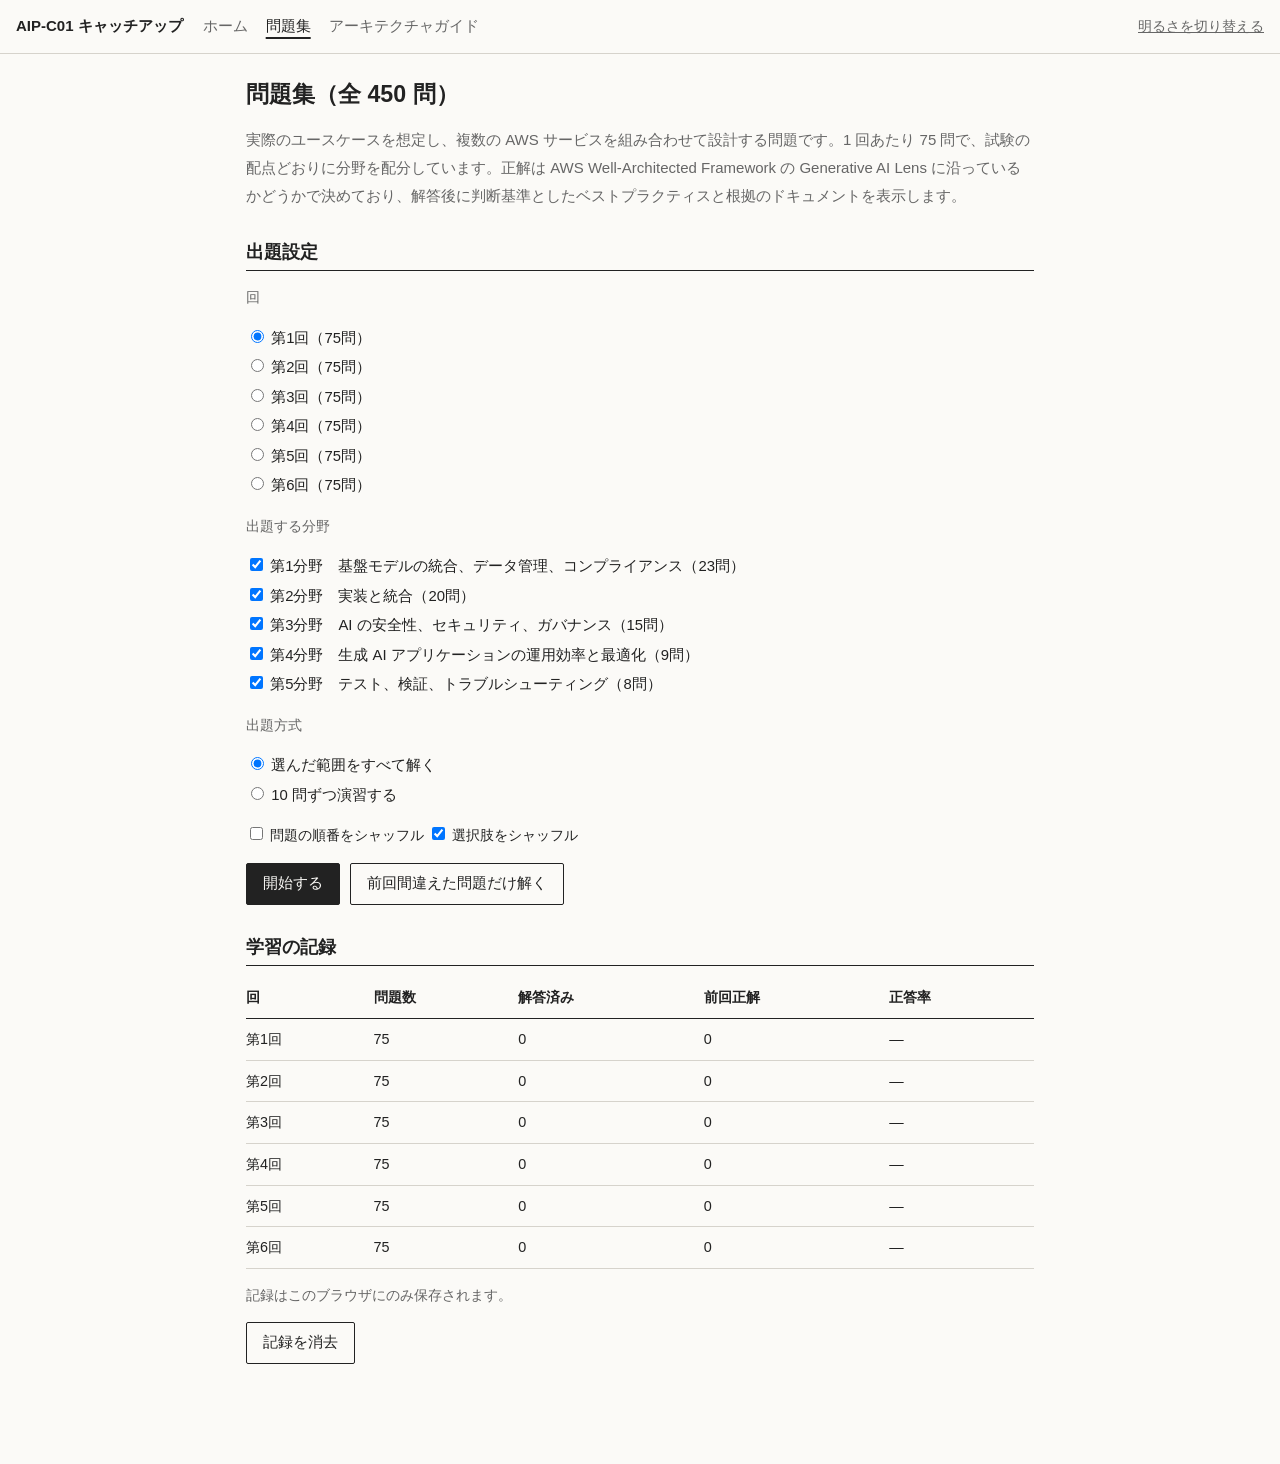
<file: quiz.html>
<!doctype html>
<html lang="ja">
<head>
  <meta charset="utf-8">
  <meta http-equiv="Content-Security-Policy" content="default-src 'self'; script-src 'self'; style-src 'self' 'unsafe-inline'; img-src 'self' data:; object-src 'none'; base-uri 'none'; form-action 'none'">
  <meta name="referrer" content="strict-origin-when-cross-origin">
  <meta name="viewport" content="width=device-width, initial-scale=1">
  <title>AIP-C01 問題集</title>
  <link rel="stylesheet" href="css/style.css">
  <script src="js/common.js"></script>
</head>
<body>
  <header class="topbar">
    <a href="index.html" class="brand">AIP-C01 キャッチアップ</a>
    <nav class="nav">
      <a href="index.html">ホーム</a>
      <a href="quiz.html" class="active">問題集</a>
      <a href="guide.html">アーキテクチャガイド</a>
    </nav>
    <span class="spacer"></span>
    <button id="themeBtn" class="icon-btn" type="button">明るさを切り替える</button>
  </header>

  <main class="wrap">
    <!-- ホーム -->
    <section id="home">
      <div class="hero">
        <h1>問題集（全 <span id="total">0</span> 問）</h1>
        <p class="muted">実際のユースケースを想定し、複数の AWS サービスを組み合わせて設計する問題です。1 回あたり 75 問で、試験の配点どおりに分野を配分しています。正解は AWS Well-Architected Framework の Generative AI Lens に沿っているかどうかで決めており、解答後に判断基準としたベストプラクティスと根拠のドキュメントを表示します。</p>
      </div>
      <div class="card">
        <h2>出題設定</h2>
        <p class="small muted">回</p>
        <div id="setFilter" class="filters"></div>
        <p class="small muted">出題する分野</p>
        <div id="domainFilter" class="filters"></div>
        <p class="small muted">出題方式</p>
        <div class="filters">
          <label><input type="radio" name="mode" value="all" checked> 選んだ範囲をすべて解く</label>
          <label><input type="radio" name="mode" value="ten"> 10 問ずつ演習する</label>
        </div>
        <p id="tenOpts" class="small" hidden>
          <label for="block">10 問の選び方</label>
          <select id="block"></select>
        </p>
        <p class="small">
          <label><input type="checkbox" id="shuffleQ"> 問題の順番をシャッフル</label>
          <label><input type="checkbox" id="shuffleC" checked> 選択肢をシャッフル</label>
        </p>
        <div class="actions">
          <button id="startBtn" class="btn primary" type="button">開始する</button>
          <button id="wrongBtn" class="btn" type="button">前回間違えた問題だけ解く</button>
        </div>
      </div>
      <div class="card">
        <h2>学習の記録</h2>
        <div id="historyTable" class="table-scroll"></div>
        <p class="small muted">記録はこのブラウザにのみ保存されます。</p>
        <button id="resetBtn" class="btn" type="button">記録を消去</button>
      </div>
    </section>

    <!-- 出題 -->
    <section id="quiz" hidden>
      <div class="card">
        <div class="qhead"><span id="qProgress"></span></div>
        <div class="progress"><div id="bar"></div></div>
        <table class="meta"><tbody id="qMeta"></tbody></table>
        <p id="qText" class="qtext"></p>
        <p id="qHint" class="hint"></p>
        <div id="choices" class="choices"></div>
        <div class="actions">
          <button id="prevBtn" class="btn" type="button">前へ</button>
          <button id="checkBtn" class="btn primary" type="button">解答する</button>
          <button id="nextBtn" class="btn primary" type="button" hidden>次の問題へ</button>
        </div>
        <div id="feedback" hidden></div>
      </div>
      <button id="quitBtn" class="btn" type="button">設定に戻る</button>
    </section>

    <!-- 結果 -->
    <section id="result" hidden>
      <div class="card"><h2>結果</h2><div id="score"></div></div>
      <div class="card"><h2>分野別</h2><div id="domScore" class="table-scroll"></div></div>
      <div class="card"><h2>Well-Architected の柱別</h2><div id="pillarScore" class="table-scroll"></div></div>
      <div class="card"><h2>振り返り</h2><p class="small muted">問題番号を押すと、解説を見直せます。</p><div id="review"></div></div>
      <div class="actions">
        <button id="nextTenBtn" class="btn primary" type="button" hidden>次の 10 問へ</button>
        <button id="againBtn" class="btn" type="button">同じ問題をもう一度</button>
        <button id="homeBtn" class="btn" type="button">設定に戻る</button>
      </div>
    </section>
  </main>

  <script src="data/meta.js"></script>
  <script src="data/set1-a.js"></script>
  <script src="data/set1-b.js"></script>
  <script src="data/set1-c.js"></script>
  <script src="data/set1-d.js"></script>
  <script src="data/set2-a.js"></script>
  <script src="data/set2-b.js"></script>
  <script src="data/set2-c.js"></script>
  <script src="data/set2-d.js"></script>
  <script src="data/set3-a.js"></script>
  <script src="data/set3-b.js"></script>
  <script src="data/set3-c.js"></script>
  <script src="data/set3-d.js"></script>
  <script src="data/set4-a.js"></script>
  <script src="data/set4-b.js"></script>
  <script src="data/set4-c.js"></script>
  <script src="data/set4-d.js"></script>
  <script src="data/set5-a.js"></script>
  <script src="data/set5-b.js"></script>
  <script src="data/set5-c.js"></script>
  <script src="data/set5-d.js"></script>
  <script src="data/set6-a.js"></script>
  <script src="data/set6-b.js"></script>
  <script src="data/set6-c.js"></script>
  <script src="data/set6-d.js"></script>
  <script src="js/quiz.js"></script>
</body>
</html>
</file>
<file: css/style.css>
[hidden] { display: none !important; }

/* 参考書のような落ち着いた紙面を目指す。角丸・影・ピル型のバッジは使わない */
:root {
  --bg: #fbfaf7;
  --text: #222;
  --muted: #666;
  --rule: #d6d3cc;
  --rule-strong: #222;
  --accent: #1d4f91;
  --mark: #f3efe4;
  --ok: #1e6b3a;
  --ng: #a3271f;
}
@media (prefers-color-scheme: dark) {
  :root:not([data-theme="light"]) {
    --bg: #1a1a1a; --text: #e4e2dd; --muted: #a29f98; --rule: #3a3936; --rule-strong: #e4e2dd;
    --accent: #8fb4e6; --mark: #2a2824; --ok: #7cc493; --ng: #ef8a80;
  }
}
:root[data-theme="dark"] {
  --bg: #1a1a1a; --text: #e4e2dd; --muted: #a29f98; --rule: #3a3936; --rule-strong: #e4e2dd;
  --accent: #8fb4e6; --mark: #2a2824; --ok: #7cc493; --ng: #ef8a80;
}

* { box-sizing: border-box; }
html { -webkit-text-size-adjust: 100%; }
body {
  margin: 0; background: var(--bg); color: var(--text);
  font-family: "Hiragino Sans", "Hiragino Kaku Gothic ProN", "Noto Sans JP", "Yu Gothic", Meiryo, sans-serif;
  font-size: 15px; line-height: 1.85;
}
a { color: var(--accent); text-underline-offset: 2px; }
h1, h2, h3, h4 { line-height: 1.45; font-weight: 700; }
h1 { font-size: 1.45rem; margin: 0 0 .4em; }
h2 { font-size: 1.15rem; margin: 1.6em 0 .6em; padding-bottom: .25em; border-bottom: 1px solid var(--rule-strong); }
h3 { font-size: 1rem; margin: 1.4em 0 .4em; }
h4 { font-size: .98rem; margin: 0 0 .3em; }
code { font-family: ui-monospace, Menlo, Consolas, monospace; font-size: .88em; background: var(--mark); padding: 0 3px; }
ul, ol { padding-left: 1.4em; }

/* ヘッダー */
.topbar { border-bottom: 1px solid var(--rule); background: var(--bg); }
.topbar-inner, .topbar { display: flex; align-items: baseline; gap: 20px; flex-wrap: wrap; padding: 12px 16px; }
.brand { font-weight: 700; color: var(--text); text-decoration: none; }
.nav { display: flex; gap: 18px; flex-wrap: wrap; font-size: .93rem; }
.nav a { color: var(--muted); text-decoration: none; }
.nav a:hover { color: var(--text); }
.nav a.active { color: var(--text); text-decoration: underline; text-decoration-thickness: 2px; text-underline-offset: 6px; }
.spacer { flex: 1; }
.icon-btn { background: none; border: none; color: var(--muted); font: inherit; font-size: .85rem; cursor: pointer; padding: 0; text-decoration: underline; }

/* 本文 */
.wrap { max-width: 820px; margin: 0 auto; padding: 24px 16px 72px; }
.hero { margin-bottom: 8px; }
.hero h1 { font-size: 1.45rem; }
.card { margin: 0 0 28px; }
.muted { color: var(--muted); }
.small { font-size: .87rem; }
.note { border-left: 3px solid var(--rule-strong); padding: 2px 0 2px 12px; font-size: .9rem; color: var(--muted); margin: 16px 0; }

.btn { display: inline-block; font: inherit; font-size: .93rem; padding: 6px 16px; cursor: pointer;
  border: 1px solid var(--rule-strong); background: transparent; color: var(--text); border-radius: 2px; text-decoration: none; }
.btn.primary { background: var(--rule-strong); color: var(--bg); }
.btn:disabled { opacity: .4; cursor: not-allowed; }
.actions { display: flex; gap: 10px; flex-wrap: wrap; margin-top: 14px; }

table { width: 100%; border-collapse: collapse; font-size: .9rem; }
th, td { border-bottom: 1px solid var(--rule); padding: 7px 8px 7px 0; text-align: left; vertical-align: top; }
th { border-bottom: 1px solid var(--rule-strong); font-weight: 700; white-space: nowrap; }
.table-scroll { overflow-x: auto; }

/* 分野などのラベル：文字だけで示す */
.tag, .dtag { font-size: .85rem; color: var(--muted); }
.tag + .tag::before { content: "／"; margin: 0 .3em; color: var(--rule); }

/* ---- 問題集 ---- */
.filters { display: grid; gap: 2px; font-size: .93rem; }
.filters label { cursor: pointer; }
.qhead { display: flex; justify-content: space-between; gap: 8px; font-size: .88rem; color: var(--muted); }
.progress { height: 2px; background: var(--rule); margin: 6px 0 18px; }
.progress > div { height: 100%; background: var(--rule-strong); width: 0; }

.meta { width: 100%; font-size: .87rem; margin-bottom: 16px; }
.meta th { width: 6.5em; color: var(--muted); font-weight: 400; border-bottom: 1px solid var(--rule); white-space: nowrap; }
.meta td { padding-right: 0; }

.qtext { font-size: 1rem; margin: 0 0 6px; white-space: pre-wrap; }
.hint { font-size: .9rem; font-weight: 700; margin: 0 0 10px; }
.choices { border-top: 1px solid var(--rule); }
.choice { display: flex; gap: 10px; align-items: flex-start; padding: 10px 6px; border-bottom: 1px solid var(--rule); cursor: pointer; }
.choice input { margin-top: 7px; }
.choice .label { font-weight: 700; min-width: 1.6em; }
.choice.sel { background: var(--mark); }
.choice.correct { box-shadow: inset 3px 0 0 var(--ok); }
.choice.wrong { box-shadow: inset 3px 0 0 var(--ng); }
/* 選択肢ごとの解説 */
.whylist { margin: 0; }
.whylist dt { font-weight: 700; margin-top: 10px; }
.whylist dt.ok { color: var(--ok); }
.whylist dt.ng { color: var(--ng); }
.whylist dd { margin: 2px 0 0; padding-left: 12px; border-left: 2px solid var(--rule); }

.result-line { font-weight: 700; margin: 20px 0 4px; }
.result-line.ok { color: var(--ok); }
.result-line.ng { color: var(--ng); }
.flow { padding-left: 1.6em; }
.flow li { margin: 2px 0; }
.evidence { margin: 10px 0; }
.evidence .point { display: block; font-size: .9rem; color: var(--muted); }
.score { font-size: 1.8rem; font-weight: 700; }
.review-item { border-bottom: 1px solid var(--rule); padding: 8px 0; }

/* ---- ガイド ---- */
.toc { columns: 2 220px; font-size: .93rem; }
.toc a { text-decoration: none; }
.cat { margin-top: 8px; }
.cat > h3 { font-size: 1.15rem; margin: 2em 0 .6em; padding-bottom: .25em; border-bottom: 1px solid var(--rule-strong); }
.svc { padding: 12px 0 14px; border-bottom: 1px solid var(--rule); }
.svc dl { margin: 0; display: grid; grid-template-columns: 6.5em 1fr; gap: 3px 12px; font-size: .92rem; }
.svc dt { color: var(--muted); }
.svc dd { margin: 0; }
@media (max-width: 560px) { .svc dl { grid-template-columns: 1fr; } .svc dt { margin-top: 6px; } }

/* 構成の流れ：箱ではなく文字と矢印で示す */
.arch { font-size: .9rem; padding: 8px 0; margin: 6px 0; border-top: 1px dotted var(--rule); border-bottom: 1px dotted var(--rule); }
.arch .node { display: inline; }
.arch .node b { font-weight: 700; }
.arch .node b::after { content: " "; }
.arch .node:not(b) { color: var(--text); }
.arch .arrow { margin: 0 .5em; color: var(--muted); }
.arch .node.side { display: block; color: var(--muted); font-size: .85rem; margin-top: 4px; }
.arch .node.side::before { content: "補助："; }

/* 10 問ずつの演習の範囲の選択 */
select { font: inherit; font-size: .93rem; color: var(--text); background: var(--bg); border: 1px solid var(--rule-strong); border-radius: 2px; padding: 4px 6px; max-width: 100%; }
#tenOpts label { display: block; margin-bottom: 4px; }
</file>
